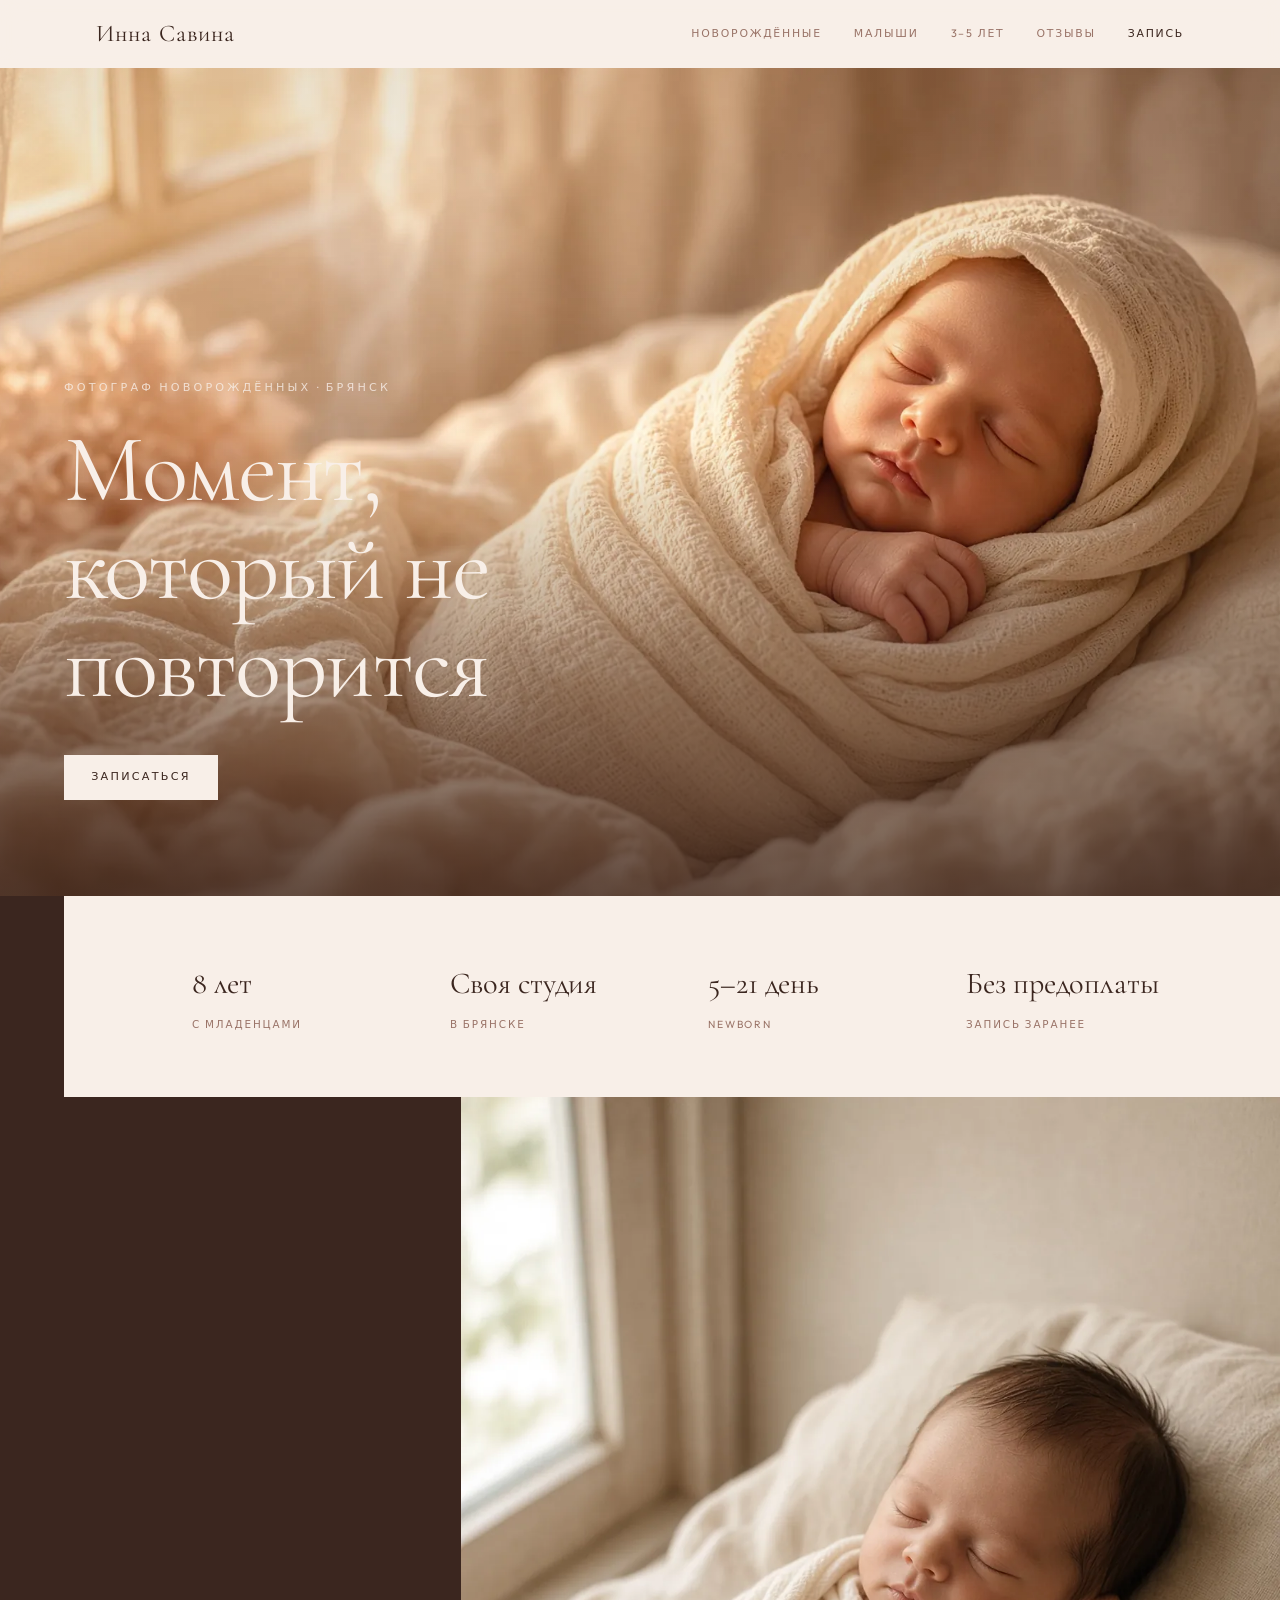
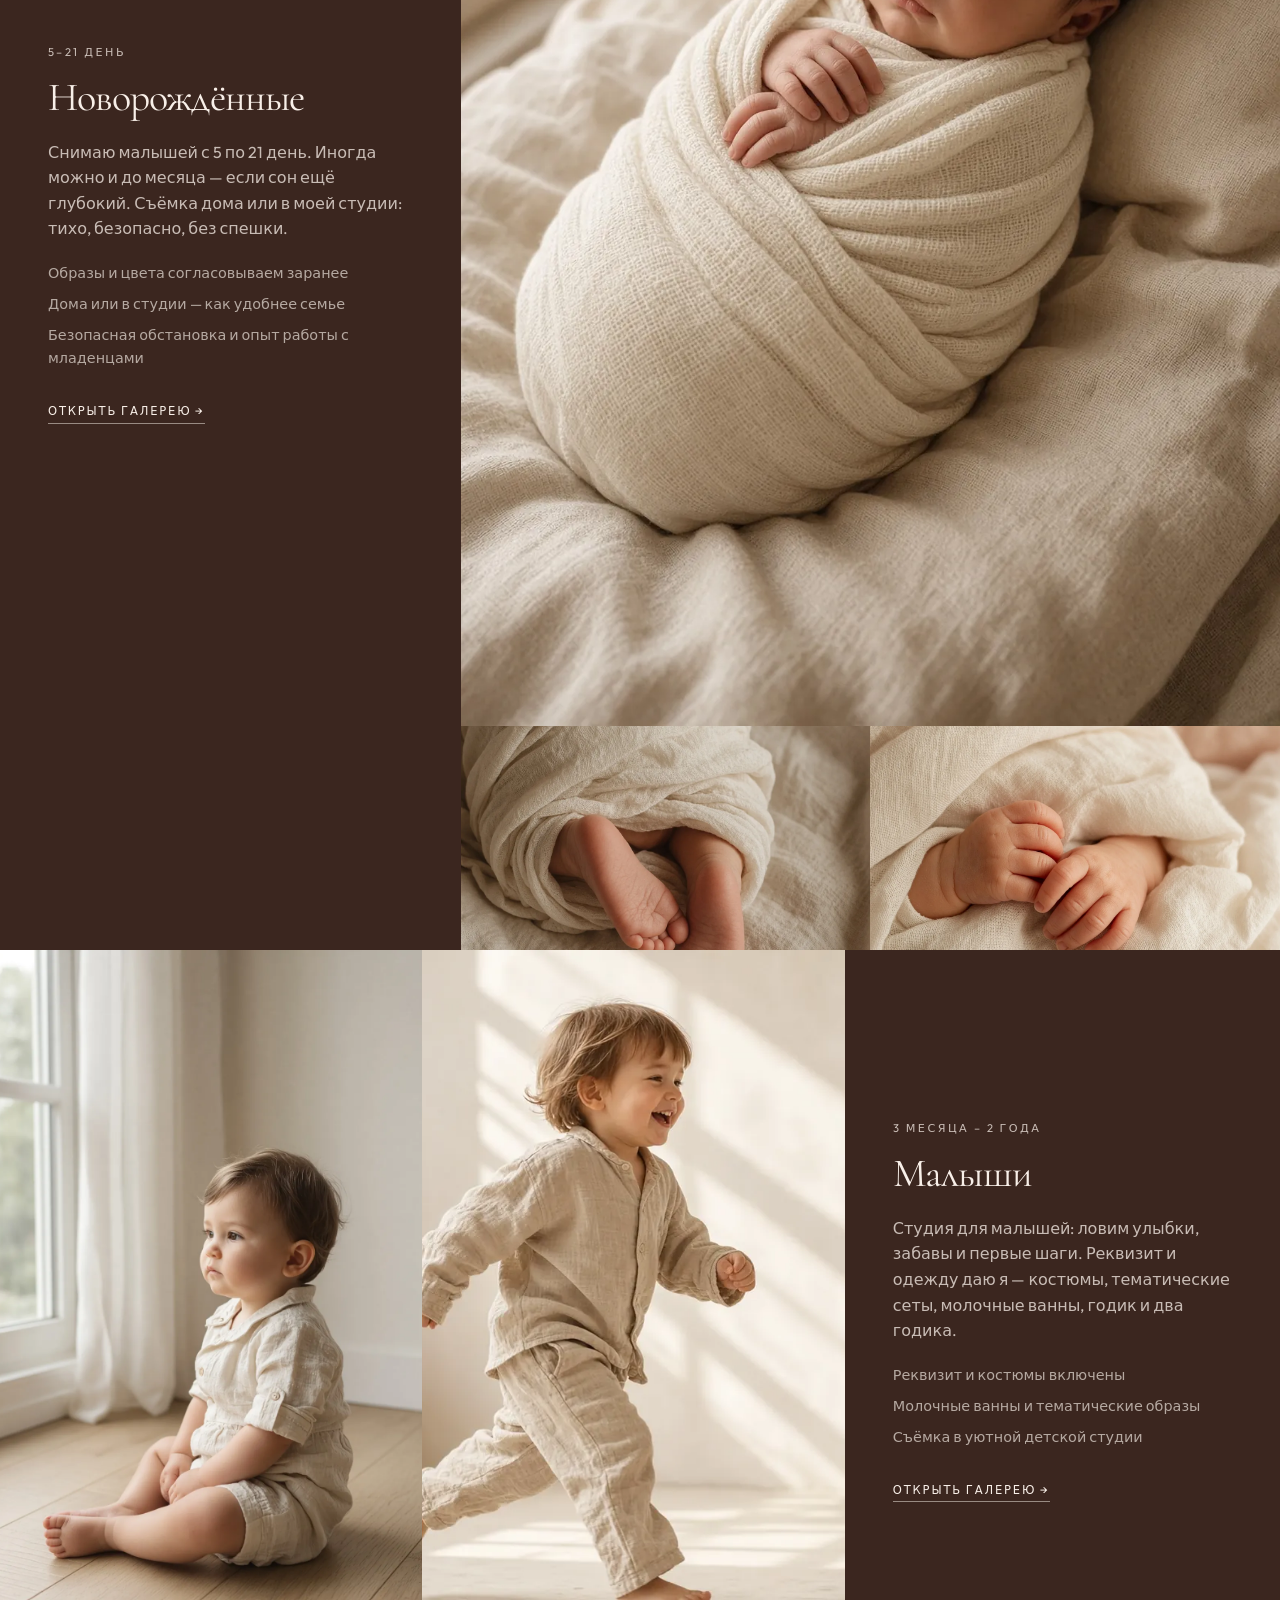
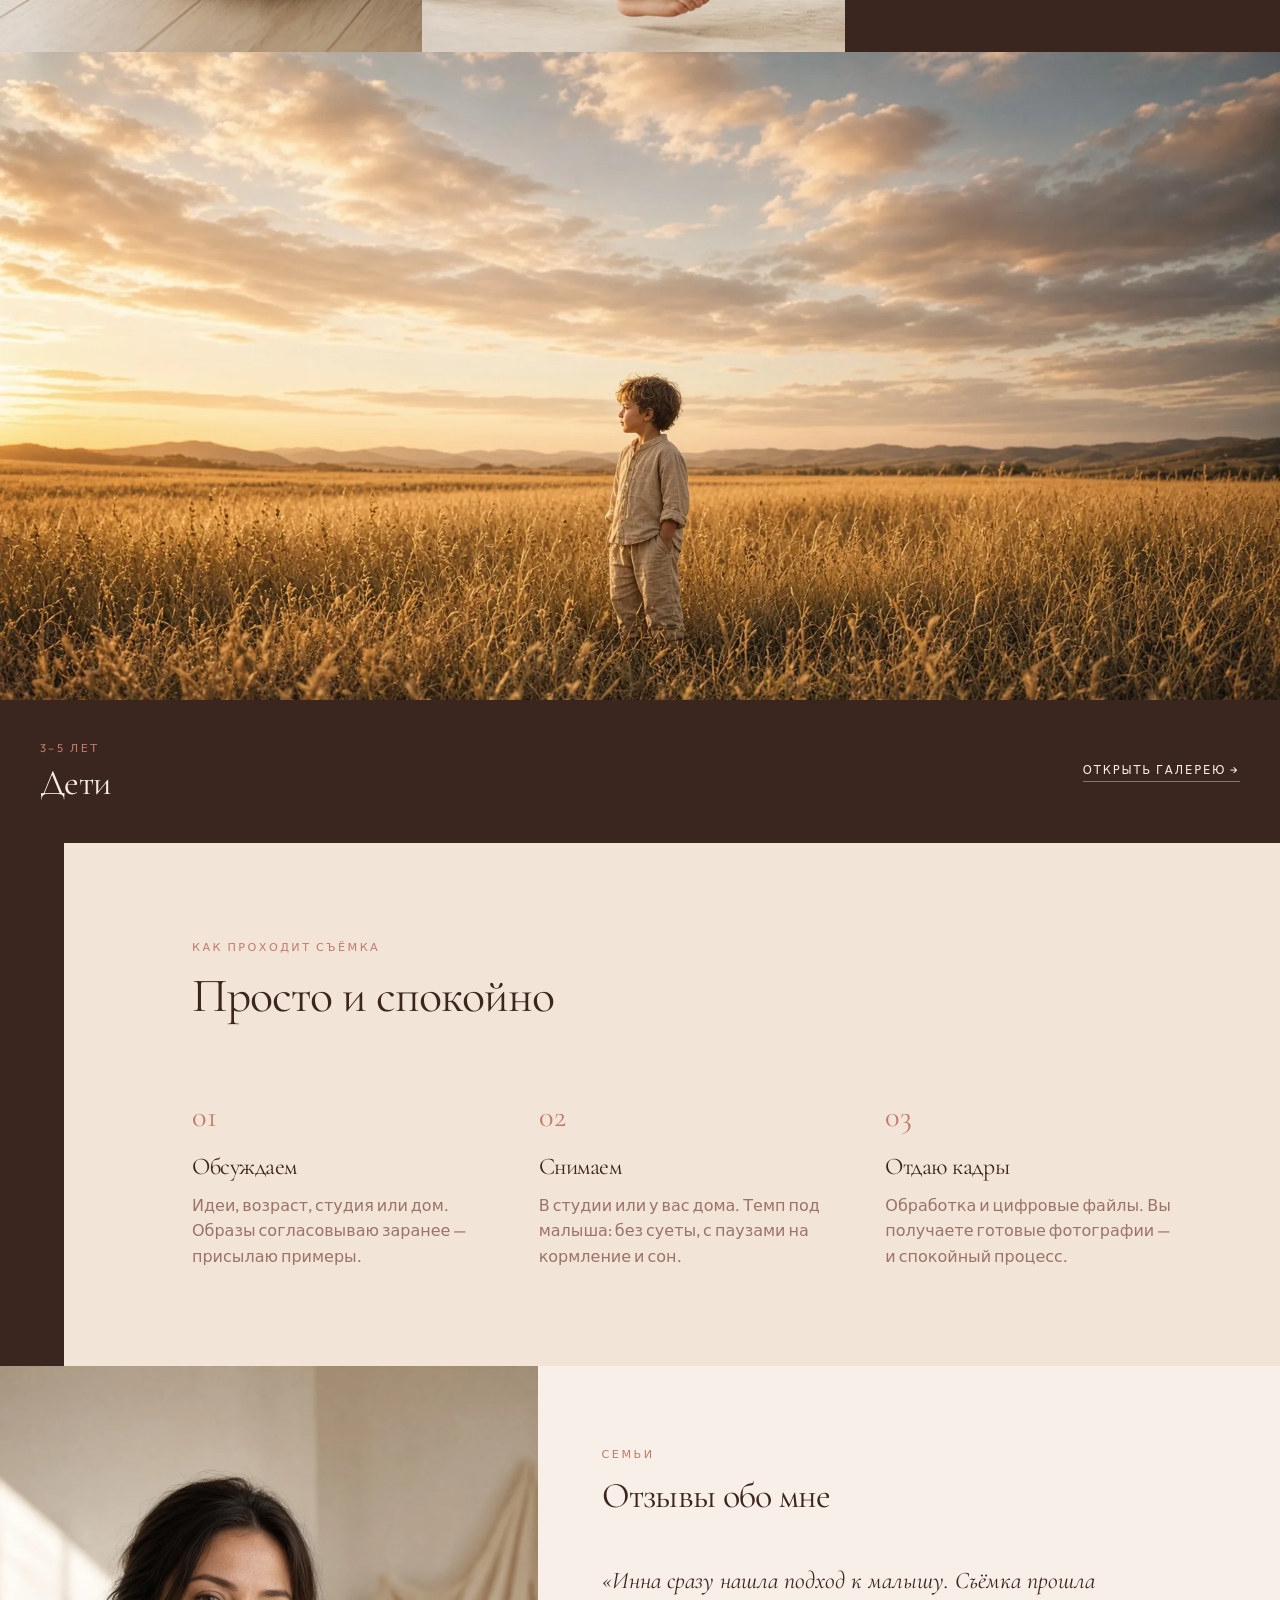
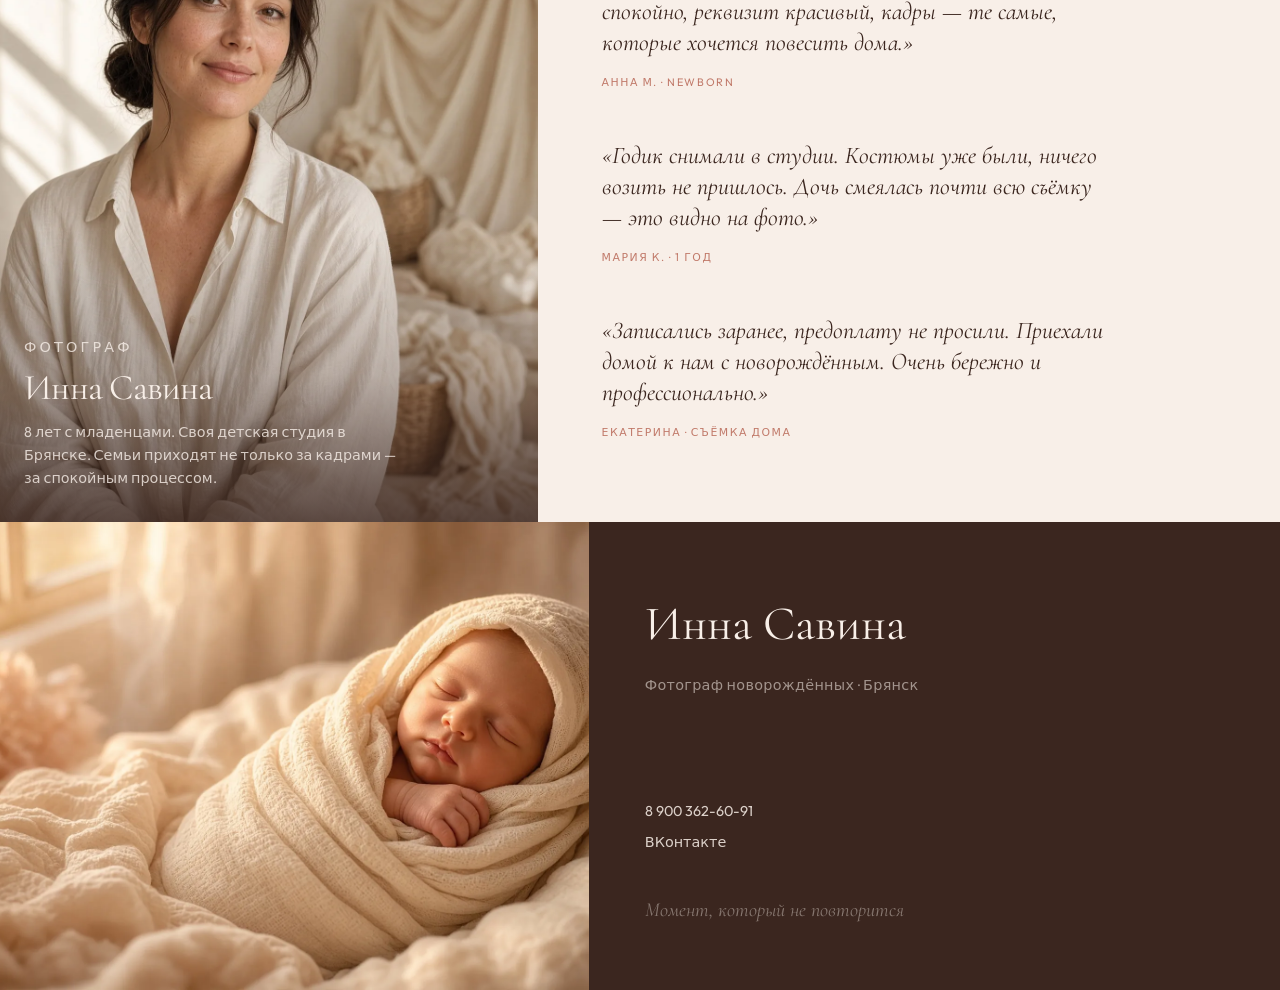
<file: index.html>
<!DOCTYPE html>
<html lang="ru">
<head>
  <meta charset="utf-8" />
  <meta name="viewport" content="width=device-width, initial-scale=1" />
  <title>Инна Савина — фотограф новорождённых, Брянск</title>
  <meta name="description" content="Новорождённые и дети до 5 лет. Своя детская студия в Брянске." />
  <meta property="og:title" content="Инна Савина — фотограф новорождённых, Брянск" />
  <meta property="og:image" content="og.jpg" />
  <link rel="icon" type="image/svg+xml" href="favicon.svg" />
  <link rel="preconnect" href="https://fonts.googleapis.com" />
  <link rel="preconnect" href="https://fonts.gstatic.com" crossorigin />
  <link href="https://fonts.googleapis.com/css2?family=Cormorant+Garamond:ital,wght@0,400;0,500;1,400&family=Outfit:wght@400;500&display=swap" rel="stylesheet" />
  <link rel="stylesheet" href="css/site.css" />
</head>
<body>

<header>
  <div class="nav">
    <a class="logo" href="">Инна Савина</a>
    <nav class="nav-links">
      <a href="gallery/newborn/">Новорождённые</a>
      <a href="gallery/toddlers/">Малыши</a>
      <a href="gallery/children/">3–5 лет</a>
      <a href="#otzyvy">Отзывы</a>
      <a href="booking/" class="solid">Запись</a>
    </nav>
    <button class="menu-btn" type="button" data-menu aria-label="Открыть меню">☰</button>
  </div>
  <div class="mobile-nav" data-mobile>
    <a href="gallery/newborn/">Новорождённые</a>
    <a href="gallery/toddlers/">Малыши</a>
    <a href="gallery/children/">3–5 лет</a>
    <a href="#otzyvy">Отзывы</a>
    <a href="booking/">Запись</a>
  </div>
</header>

<main>
<section class="hero">
  <img src="photos/hero.webp" alt="Новорождённый в студии" />
  <video class="hero-video" autoplay muted loop playsinline poster="photos/hero.webp" aria-hidden="true">
    <source src="videos/hero.mp4" type="video/mp4" />
  </video>
  <div class="hero-scrim"></div>
  <div class="hero-copy">
    <p class="kicker">Фотограф новорождённых · Брянск</p>
    <h1>Момент,<br>который не повторится</h1>
    <a class="btn btn-light" href="booking/">Записаться</a>
  </div>
</section>
<section class="stats">
  <div class="stripe-left"></div>
  <div class="stats-grid">
    <div><p class="n">8 лет</p><p class="l">с младенцами</p></div>
    <div><p class="n">Своя студия</p><p class="l">в Брянске</p></div>
    <div><p class="n">5–21 день</p><p class="l">newborn</p></div>
    <div><p class="n">Без предоплаты</p><p class="l">запись заранее</p></div>
  </div>
</section>
<section class="spread">
  <div class="spread-copy">
      <p class="kicker">5–21 день</p>
      <h2>Новорождённые</h2>
      <p>Снимаю малышей с 5 по 21 день. Иногда можно и до месяца — если сон ещё глубокий. Съёмка дома или в моей студии: тихо, безопасно, без спешки.</p>
      <ul><li>Образы и цвета согласовываем заранее</li><li>Дома или в студии — как удобнее семье</li><li>Безопасная обстановка и опыт работы с младенцами</li></ul>
      <a class="link-line" href="gallery/newborn/">Открыть галерею →</a>
    </div>
  <div style="flex:1;display:flex;flex-direction:column;min-height:58vh">
    <button class="spread-photo" type="button" data-open="[{&quot;src&quot;: &quot;photos/nb-01.webp&quot;, &quot;alt&quot;: &quot;Спящий новорождённый у окна&quot;, &quot;caption&quot;: &quot;Первые дни&quot;}, {&quot;src&quot;: &quot;photos/nb-02.webp&quot;, &quot;alt&quot;: &quot;Стопы новорождённого&quot;, &quot;caption&quot;: &quot;Пяточки&quot;}, {&quot;src&quot;: &quot;photos/nb-hands.webp&quot;, &quot;alt&quot;: &quot;Ручки новорождённого&quot;, &quot;caption&quot;: &quot;Ручки&quot;}, {&quot;src&quot;: &quot;photos/nb-03.webp&quot;, &quot;alt&quot;: &quot;Малыш на руках&quot;, &quot;caption&quot;: &quot;На руках у мамы&quot;}, {&quot;src&quot;: &quot;photos/nb-08.webp&quot;, &quot;alt&quot;: &quot;Новорождённый в пелёнке&quot;, &quot;caption&quot;: &quot;Студия&quot;}, {&quot;src&quot;: &quot;photos/nb-09.webp&quot;, &quot;alt&quot;: &quot;Портрет малыша&quot;, &quot;caption&quot;: &quot;Портрет&quot;}, {&quot;src&quot;: &quot;photos/ch-03.webp&quot;, &quot;alt&quot;: &quot;Новорождённый крупным планом&quot;, &quot;caption&quot;: &quot;Крупный план&quot;}, {&quot;src&quot;: &quot;photos/td-05.webp&quot;, &quot;alt&quot;: &quot;Малыш в студии&quot;, &quot;caption&quot;: &quot;Спокойный свет&quot;}]" data-index="0" aria-label="Новорождённые: открыть просмотр">
      <img src="photos/nb-01.webp" alt="Новорождённые" />
    </button>
    <div class="details">
      <button type="button" data-open="[{&quot;src&quot;: &quot;photos/nb-01.webp&quot;, &quot;alt&quot;: &quot;Спящий новорождённый у окна&quot;, &quot;caption&quot;: &quot;Первые дни&quot;}, {&quot;src&quot;: &quot;photos/nb-02.webp&quot;, &quot;alt&quot;: &quot;Стопы новорождённого&quot;, &quot;caption&quot;: &quot;Пяточки&quot;}, {&quot;src&quot;: &quot;photos/nb-hands.webp&quot;, &quot;alt&quot;: &quot;Ручки новорождённого&quot;, &quot;caption&quot;: &quot;Ручки&quot;}, {&quot;src&quot;: &quot;photos/nb-03.webp&quot;, &quot;alt&quot;: &quot;Малыш на руках&quot;, &quot;caption&quot;: &quot;На руках у мамы&quot;}, {&quot;src&quot;: &quot;photos/nb-08.webp&quot;, &quot;alt&quot;: &quot;Новорождённый в пелёнке&quot;, &quot;caption&quot;: &quot;Студия&quot;}, {&quot;src&quot;: &quot;photos/nb-09.webp&quot;, &quot;alt&quot;: &quot;Портрет малыша&quot;, &quot;caption&quot;: &quot;Портрет&quot;}, {&quot;src&quot;: &quot;photos/ch-03.webp&quot;, &quot;alt&quot;: &quot;Новорождённый крупным планом&quot;, &quot;caption&quot;: &quot;Крупный план&quot;}, {&quot;src&quot;: &quot;photos/td-05.webp&quot;, &quot;alt&quot;: &quot;Малыш в студии&quot;, &quot;caption&quot;: &quot;Спокойный свет&quot;}]" data-index="1"><img src="photos/nb-02.webp" alt="Стопы новорождённого" /></button>
      <button type="button" data-open="[{&quot;src&quot;: &quot;photos/nb-01.webp&quot;, &quot;alt&quot;: &quot;Спящий новорождённый у окна&quot;, &quot;caption&quot;: &quot;Первые дни&quot;}, {&quot;src&quot;: &quot;photos/nb-02.webp&quot;, &quot;alt&quot;: &quot;Стопы новорождённого&quot;, &quot;caption&quot;: &quot;Пяточки&quot;}, {&quot;src&quot;: &quot;photos/nb-hands.webp&quot;, &quot;alt&quot;: &quot;Ручки новорождённого&quot;, &quot;caption&quot;: &quot;Ручки&quot;}, {&quot;src&quot;: &quot;photos/nb-03.webp&quot;, &quot;alt&quot;: &quot;Малыш на руках&quot;, &quot;caption&quot;: &quot;На руках у мамы&quot;}, {&quot;src&quot;: &quot;photos/nb-08.webp&quot;, &quot;alt&quot;: &quot;Новорождённый в пелёнке&quot;, &quot;caption&quot;: &quot;Студия&quot;}, {&quot;src&quot;: &quot;photos/nb-09.webp&quot;, &quot;alt&quot;: &quot;Портрет малыша&quot;, &quot;caption&quot;: &quot;Портрет&quot;}, {&quot;src&quot;: &quot;photos/ch-03.webp&quot;, &quot;alt&quot;: &quot;Новорождённый крупным планом&quot;, &quot;caption&quot;: &quot;Крупный план&quot;}, {&quot;src&quot;: &quot;photos/td-05.webp&quot;, &quot;alt&quot;: &quot;Малыш в студии&quot;, &quot;caption&quot;: &quot;Спокойный свет&quot;}]" data-index="2"><img src="photos/nb-hands.webp" alt="Ручки новорождённого" /></button>
    </div>
  </div>
</section>
<section class="spread reverse pair">
  <div class="spread-copy">
      <p class="kicker">3 месяца – 2 года</p>
      <h2>Малыши</h2>
      <p>Студия для малышей: ловим улыбки, забавы и первые шаги. Реквизит и одежду даю я — костюмы, тематические сеты, молочные ванны, годик и два годика.</p>
      <ul><li>Реквизит и костюмы включены</li><li>Молочные ванны и тематические образы</li><li>Съёмка в уютной детской студии</li></ul>
      <a class="link-line" href="gallery/toddlers/">Открыть галерею →</a>
    </div>
  <div class="pair-photos">
    <button type="button" data-open="[{&quot;src&quot;: &quot;photos/td-01.webp&quot;, &quot;alt&quot;: &quot;Малыш у окна&quot;, &quot;caption&quot;: &quot;Свет из окна&quot;}, {&quot;src&quot;: &quot;photos/td-02.webp&quot;, &quot;alt&quot;: &quot;Ребёнок бежит по студии&quot;, &quot;caption&quot;: &quot;Движение&quot;}, {&quot;src&quot;: &quot;photos/td-03.webp&quot;, &quot;alt&quot;: &quot;Портрет малыша&quot;, &quot;caption&quot;: &quot;Характер&quot;}, {&quot;src&quot;: &quot;photos/td-07.webp&quot;, &quot;alt&quot;: &quot;Малыш в студии&quot;, &quot;caption&quot;: &quot;Игра&quot;}, {&quot;src&quot;: &quot;photos/ch-05.webp&quot;, &quot;alt&quot;: &quot;Малыш с шариком&quot;, &quot;caption&quot;: &quot;Радость&quot;}, {&quot;src&quot;: &quot;photos/ch-02.webp&quot;, &quot;alt&quot;: &quot;Девочка в студии&quot;, &quot;caption&quot;: &quot;Портрет&quot;}]" data-index="0"><img src="photos/td-01.webp" alt="Малыш у окна" /></button>
    <button type="button" data-open="[{&quot;src&quot;: &quot;photos/td-01.webp&quot;, &quot;alt&quot;: &quot;Малыш у окна&quot;, &quot;caption&quot;: &quot;Свет из окна&quot;}, {&quot;src&quot;: &quot;photos/td-02.webp&quot;, &quot;alt&quot;: &quot;Ребёнок бежит по студии&quot;, &quot;caption&quot;: &quot;Движение&quot;}, {&quot;src&quot;: &quot;photos/td-03.webp&quot;, &quot;alt&quot;: &quot;Портрет малыша&quot;, &quot;caption&quot;: &quot;Характер&quot;}, {&quot;src&quot;: &quot;photos/td-07.webp&quot;, &quot;alt&quot;: &quot;Малыш в студии&quot;, &quot;caption&quot;: &quot;Игра&quot;}, {&quot;src&quot;: &quot;photos/ch-05.webp&quot;, &quot;alt&quot;: &quot;Малыш с шариком&quot;, &quot;caption&quot;: &quot;Радость&quot;}, {&quot;src&quot;: &quot;photos/ch-02.webp&quot;, &quot;alt&quot;: &quot;Девочка в студии&quot;, &quot;caption&quot;: &quot;Портрет&quot;}]" data-index="1"><img src="photos/td-02.webp" alt="Ребёнок бежит по студии" /></button>
  </div>
</section>
<section class="plinth">
  <button class="plinth-photo" type="button" data-open="[{&quot;src&quot;: &quot;photos/ch-wide.webp&quot;, &quot;alt&quot;: &quot;Ребёнок в поле&quot;, &quot;caption&quot;: &quot;Воздух и ширина кадра&quot;}, {&quot;src&quot;: &quot;photos/ch-01.webp&quot;, &quot;alt&quot;: &quot;Ребёнок на прогулке&quot;, &quot;caption&quot;: &quot;Характер&quot;}, {&quot;src&quot;: &quot;photos/ch-04.webp&quot;, &quot;alt&quot;: &quot;Портрет ребёнка&quot;, &quot;caption&quot;: &quot;Взгляд&quot;}, {&quot;src&quot;: &quot;photos/ch-06.webp&quot;, &quot;alt&quot;: &quot;Ребёнок в траве&quot;, &quot;caption&quot;: &quot;Лето&quot;}, {&quot;src&quot;: &quot;photos/ch-07.webp&quot;, &quot;alt&quot;: &quot;Портрет в студии&quot;, &quot;caption&quot;: &quot;Студия&quot;}, {&quot;src&quot;: &quot;photos/td-04.webp&quot;, &quot;alt&quot;: &quot;Портрет у окна&quot;, &quot;caption&quot;: &quot;Окно&quot;}, {&quot;src&quot;: &quot;photos/td-06.webp&quot;, &quot;alt&quot;: &quot;Вместе с родителями&quot;, &quot;caption&quot;: &quot;Семья&quot;}]" data-index="0" aria-label="Дети: открыть просмотр">
    <img src="photos/ch-wide.webp" alt="Дети" />
  </button>
  <div class="plinth-bar">
    <div>
      <p class="kicker">3–5 лет</p>
      <h2>Дети</h2>
    </div>
    <a class="link-line" href="gallery/children/">Открыть галерею →</a>
  </div>
</section>
<section class="process">
  <div class="stripe-left"></div>
  <div class="process-inner">
    <p class="kicker">Как проходит съёмка</p>
    <h2>Просто и спокойно</h2>
    <div class="process-grid">
      <div><p class="n">01</p><h3>Обсуждаем</h3><p>Идеи, возраст, студия или дом. Образы согласовываю заранее — присылаю примеры.</p></div>
      <div><p class="n">02</p><h3>Снимаем</h3><p>В студии или у вас дома. Темп под малыша: без суеты, с паузами на кормление и сон.</p></div>
      <div><p class="n">03</p><h3>Отдаю кадры</h3><p>Обработка и цифровые файлы. Вы получаете готовые фотографии — и спокойный процесс.</p></div>
    </div>
  </div>
</section>
<section class="reviews" id="otzyvy">
  <div class="reviews-split">
    <div class="reviews-photo">
      <img src="photos/inna.webp" alt="Инна Савина" />
      <div class="reviews-cap">
        <p class="kicker">Фотограф</p>
        <h3>Инна Савина</h3>
        <p>8 лет с младенцами. Своя детская студия в Брянске. Семьи приходят не только за кадрами — за спокойным процессом.</p>
      </div>
    </div>
    <div class="reviews-copy">
      <p class="kicker">Семьи</p>
      <h2>Отзывы обо мне</h2>
      <figure>
        <blockquote>«Инна сразу нашла подход к малышу. Съёмка прошла спокойно, реквизит красивый, кадры — те самые, которые хочется повесить дома.»</blockquote>
        <figcaption>Анна М. · newborn</figcaption>
      </figure>
      <figure>
        <blockquote>«Годик снимали в студии. Костюмы уже были, ничего возить не пришлось. Дочь смеялась почти всю съёмку — это видно на фото.»</blockquote>
        <figcaption>Мария К. · 1 год</figcaption>
      </figure>
      <figure>
        <blockquote>«Записались заранее, предоплату не просили. Приехали домой к нам с новорождённым. Очень бережно и профессионально.»</blockquote>
        <figcaption>Екатерина · съёмка дома</figcaption>
      </figure>
    </div>
  </div>
</section>
</main>

<footer>
  <div class="foot">
    <div class="foot-photo"><img src="photos/hero.webp" alt="Новорождённый — кадр студии" /></div>
    <div class="foot-copy">
      <div>
        <p class="name">Инна Савина</p>
        <p class="sub">Фотограф новорождённых · Брянск</p>
      </div>
      <div class="contacts">
        <a href="tel:+79003626091">8 900 362-60-91</a>
        <a href="https://vk.ru/innasavina.photo" target="_blank" rel="noreferrer">ВКонтакте</a>
        <p class="motto">Момент, который не повторится</p>
      </div>
    </div>
  </div>
</footer>
<div class="lightbox" role="dialog" aria-modal="true" aria-label="Просмотр фотографии">
  <div class="lb-top">
    <p class="logo" data-lb-count></p>
    <button type="button" data-close aria-label="Закрыть">✕</button>
  </div>
  <div class="lb-stage">
    <button class="lb-nav prev" type="button" data-prev aria-label="Предыдущий кадр">‹</button>
    <img data-lb-img alt="" />
    <button class="lb-nav next" type="button" data-next aria-label="Следующий кадр">›</button>
  </div>
  <div class="lb-bot">
    <p data-lb-cap></p>
    <div class="lb-mob">
      <button type="button" data-prev-m aria-label="Предыдущий кадр">‹</button>
      <button type="button" data-next-m aria-label="Следующий кадр">›</button>
    </div>
  </div>
</div>
<script src="js/site.js"></script>
</body></html>
</file>
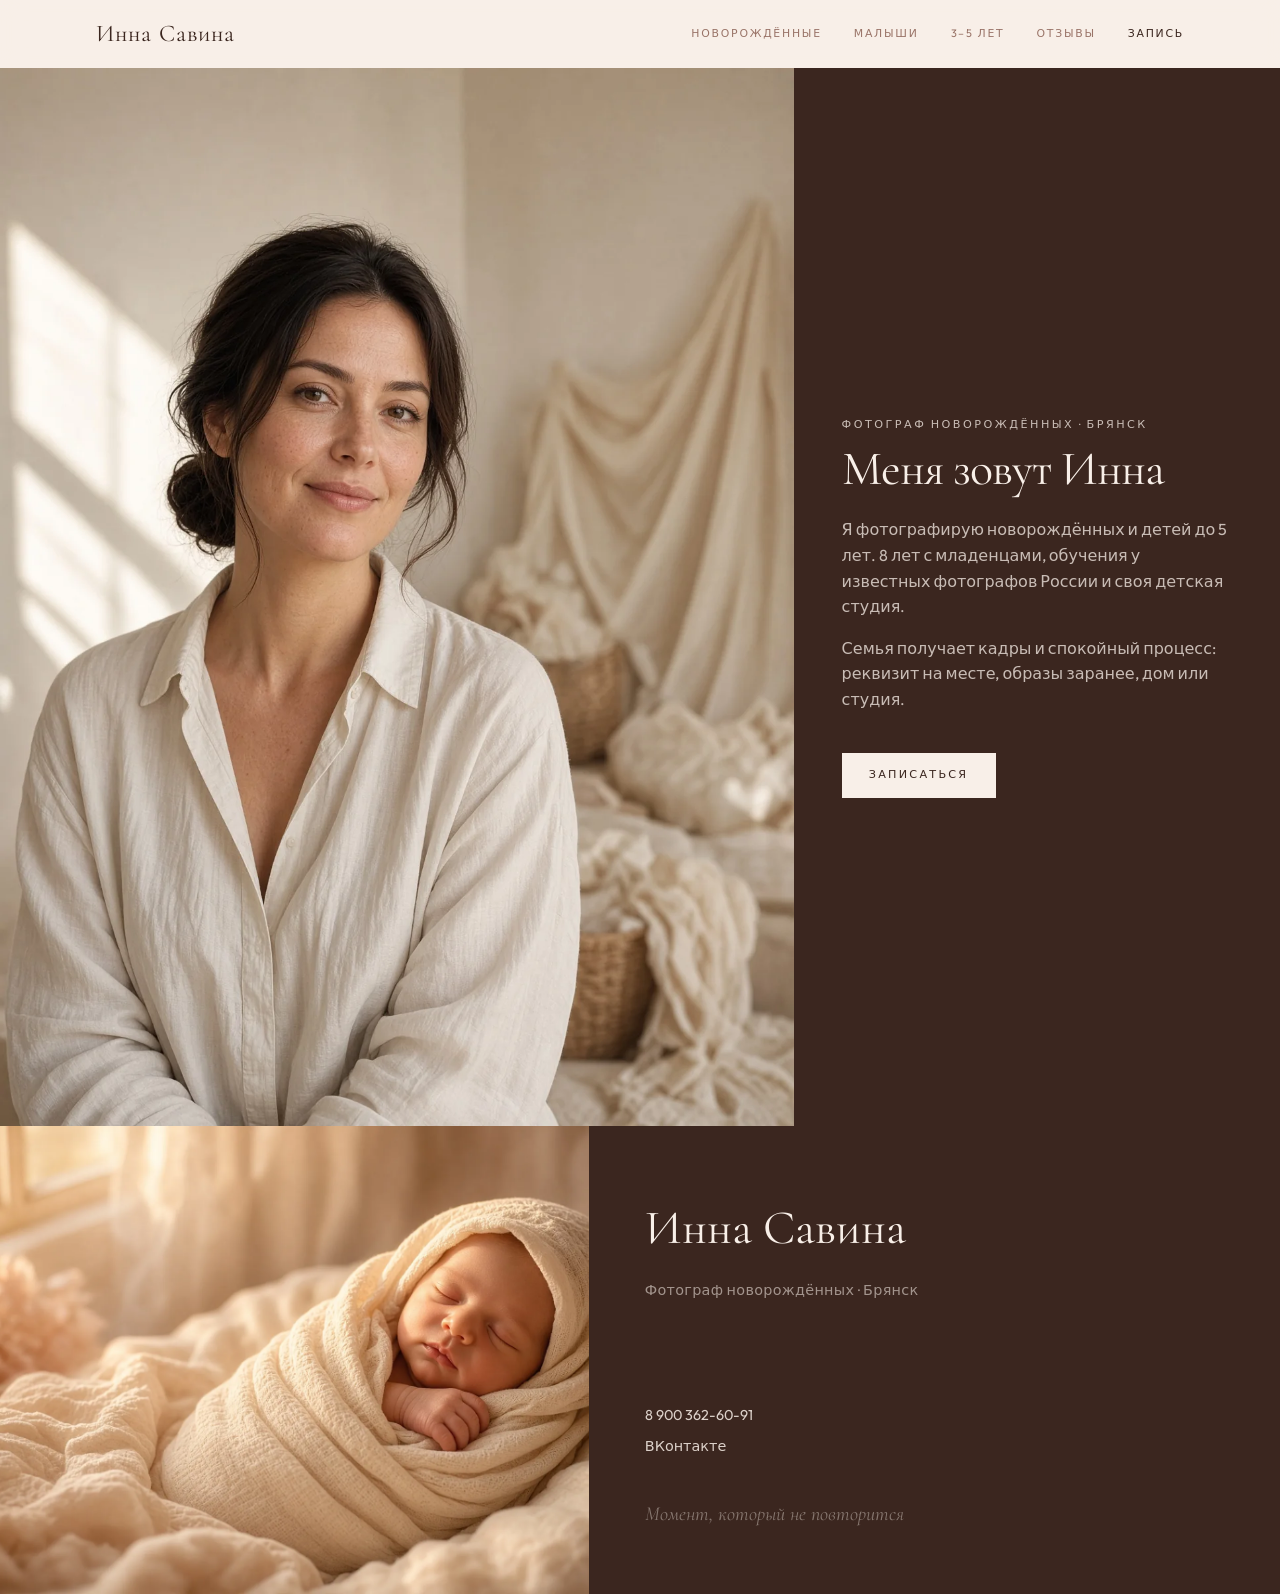
<file: about/index.html>
<!DOCTYPE html>
<html lang="ru">
<head>
  <meta charset="utf-8" />
  <meta name="viewport" content="width=device-width, initial-scale=1" />
  <title>Инна — Инна Савина</title>
  <meta name="description" content="Фотограф новорождённых в Брянске." />
  <meta property="og:title" content="Инна — Инна Савина" />
  <meta property="og:image" content="../og.jpg" />
  <link rel="icon" type="image/svg+xml" href="../favicon.svg" />
  <link rel="preconnect" href="https://fonts.googleapis.com" />
  <link rel="preconnect" href="https://fonts.gstatic.com" crossorigin />
  <link href="https://fonts.googleapis.com/css2?family=Cormorant+Garamond:ital,wght@0,400;0,500;1,400&family=Outfit:wght@400;500&display=swap" rel="stylesheet" />
  <link rel="stylesheet" href="../css/site.css" />
</head>
<body>
<header>
  <div class="nav">
    <a class="logo" href="../">Инна Савина</a>
    <nav class="nav-links">
      <a href="../gallery/newborn/">Новорождённые</a>
      <a href="../gallery/toddlers/">Малыши</a>
      <a href="../gallery/children/">3–5 лет</a>
      <a href="../#otzyvy">Отзывы</a>
      <a href="../booking/" class="solid">Запись</a>
    </nav>
    <button class="menu-btn" type="button" data-menu aria-label="Открыть меню">☰</button>
  </div>
  <div class="mobile-nav" data-mobile>
    <a href="../gallery/newborn/">Новорождённые</a>
    <a href="../gallery/toddlers/">Малыши</a>
    <a href="../gallery/children/">3–5 лет</a>
    <a href="../#otzyvy">Отзывы</a>
    <a href="../booking/">Запись</a>
  </div>
</header>
<main>
<article class="page-hero about-page">
  <div class="page-hero-photo"><img src="../photos/inna.webp" alt="Инна Савина" /></div>
  <div class="page-hero-copy">
    <p class="kicker">Фотограф новорождённых · Брянск</p>
    <h1>Меня зовут Инна</h1>
    <p>Я фотографирую новорождённых и детей до 5 лет. 8 лет с младенцами, обучения у известных фотографов России и своя детская студия.</p>
    <p style="margin-top:1rem">Семья получает кадры и спокойный процесс: реквизит на месте, образы заранее, дом или студия.</p>
    <a class="btn btn-light" href="../booking/" style="margin-top:2.5rem;width:fit-content">Записаться</a>
  </div>
</article>
</main>
<footer>
  <div class="foot">
    <div class="foot-photo"><img src="../photos/hero.webp" alt="Новорождённый — кадр студии" /></div>
    <div class="foot-copy">
      <div>
        <p class="name">Инна Савина</p>
        <p class="sub">Фотограф новорождённых · Брянск</p>
      </div>
      <div class="contacts">
        <a href="tel:+79003626091">8 900 362-60-91</a>
        <a href="https://vk.ru/innasavina.photo" target="_blank" rel="noreferrer">ВКонтакте</a>
        <p class="motto">Момент, который не повторится</p>
      </div>
    </div>
  </div>
</footer>
<div class="lightbox" role="dialog" aria-modal="true" aria-label="Просмотр фотографии">
  <div class="lb-top">
    <p class="logo" data-lb-count></p>
    <button type="button" data-close aria-label="Закрыть">✕</button>
  </div>
  <div class="lb-stage">
    <button class="lb-nav prev" type="button" data-prev aria-label="Предыдущий кадр">‹</button>
    <img data-lb-img alt="" />
    <button class="lb-nav next" type="button" data-next aria-label="Следующий кадр">›</button>
  </div>
  <div class="lb-bot">
    <p data-lb-cap></p>
    <div class="lb-mob">
      <button type="button" data-prev-m aria-label="Предыдущий кадр">‹</button>
      <button type="button" data-next-m aria-label="Следующий кадр">›</button>
    </div>
  </div>
</div>
<script src="../js/site.js"></script>
</body></html>
</file>
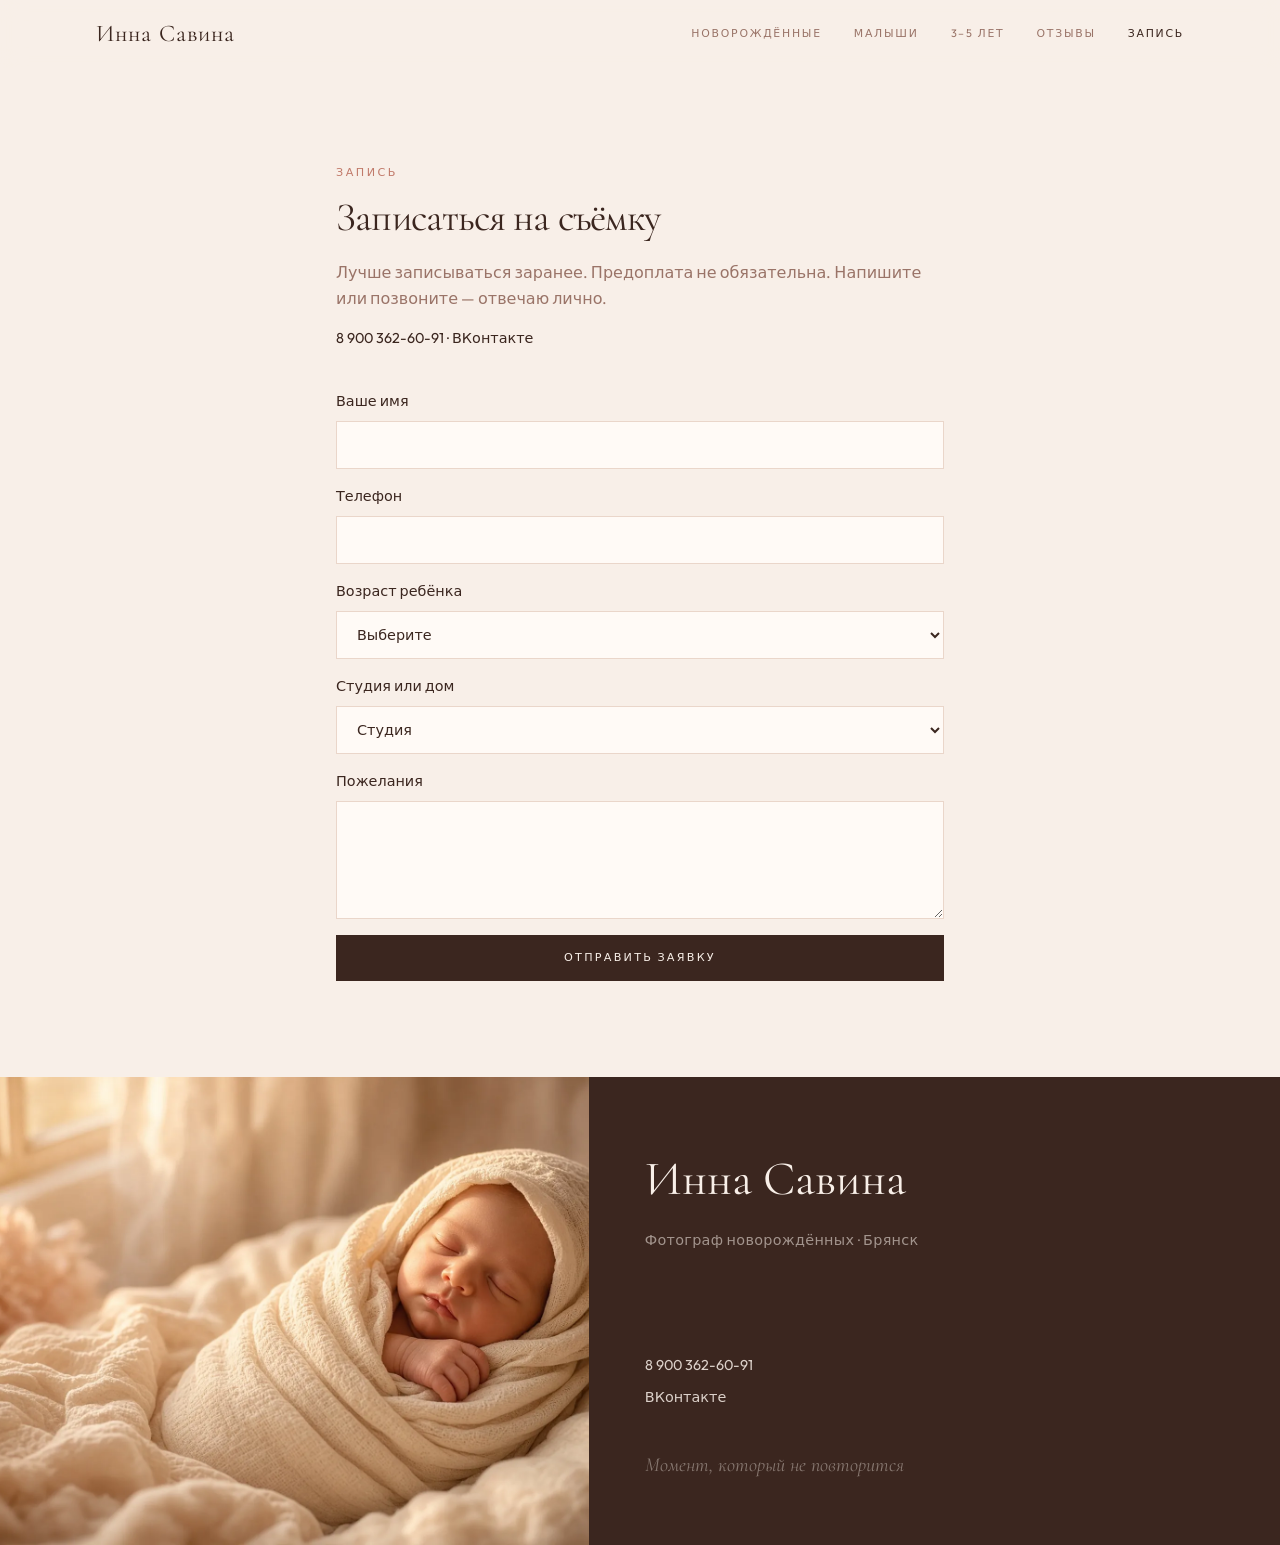
<file: booking/index.html>
<!DOCTYPE html>
<html lang="ru">
<head>
  <meta charset="utf-8" />
  <meta name="viewport" content="width=device-width, initial-scale=1" />
  <title>Запись — Инна Савина</title>
  <meta name="description" content="Запись на съёмку новорождённых и детей в Брянске." />
  <meta property="og:title" content="Запись — Инна Савина" />
  <meta property="og:image" content="../og.jpg" />
  <link rel="icon" type="image/svg+xml" href="../favicon.svg" />
  <link rel="preconnect" href="https://fonts.googleapis.com" />
  <link rel="preconnect" href="https://fonts.gstatic.com" crossorigin />
  <link href="https://fonts.googleapis.com/css2?family=Cormorant+Garamond:ital,wght@0,400;0,500;1,400&family=Outfit:wght@400;500&display=swap" rel="stylesheet" />
  <link rel="stylesheet" href="../css/site.css" />
</head>
<body>

<header>
  <div class="nav">
    <a class="logo" href="../">Инна Савина</a>
    <nav class="nav-links">
      <a href="../gallery/newborn/">Новорождённые</a>
      <a href="../gallery/toddlers/">Малыши</a>
      <a href="../gallery/children/">3–5 лет</a>
      <a href="../#otzyvy">Отзывы</a>
      <a href="../booking/" class="solid active">Запись</a>
    </nav>
    <button class="menu-btn" type="button" data-menu aria-label="Открыть меню">☰</button>
  </div>
  <div class="mobile-nav" data-mobile>
    <a href="../gallery/newborn/">Новорождённые</a>
    <a href="../gallery/toddlers/">Малыши</a>
    <a href="../gallery/children/">3–5 лет</a>
    <a href="../#otzyvy">Отзывы</a>
    <a href="../booking/">Запись</a>
  </div>
</header>

<main>
<article class="booking">
  <p class="kicker">Запись</p>
  <h1>Записаться на съёмку</h1>
  <p class="lead">Лучше записываться заранее. Предоплата не обязательна. Напишите или позвоните — отвечаю лично.</p>
  <p class="phones"><a href="tel:+79003626091">8 900 362-60-91</a> · <a href="https://vk.ru/innasavina.photo" target="_blank" rel="noreferrer">ВКонтакте</a></p>
  <form data-booking>
    <label>Ваше имя<input required name="name" /></label>
    <label>Телефон<input required name="phone" type="tel" /></label>
    <label>Возраст ребёнка
      <select required name="age">
        <option value="" disabled selected>Выберите</option>
        <option value="newborn">Новорождённый (5–21 день)</option>
        <option value="toddlers">3 месяца – 2 года</option>
        <option value="children">3–5 лет</option>
      </select>
    </label>
    <label>Студия или дом
      <select name="place">
        <option value="studio">Студия</option>
        <option value="home">Дома</option>
        <option value="unsure">Пока не знаю</option>
      </select>
    </label>
    <label>Пожелания<textarea name="message" rows="4"></textarea></label>
    <button class="btn btn-dark" type="submit">Отправить заявку</button>
  </form>
  <div class="thanks">
    <h2>Заявка отправлена</h2>
    <p>Спасибо. Я свяжусь с вами, чтобы подтвердить дату и возраст малыша.</p>
  </div>
</article>
</main>

<footer>
  <div class="foot">
    <div class="foot-photo"><img src="../photos/hero.webp" alt="Новорождённый — кадр студии" /></div>
    <div class="foot-copy">
      <div>
        <p class="name">Инна Савина</p>
        <p class="sub">Фотограф новорождённых · Брянск</p>
      </div>
      <div class="contacts">
        <a href="tel:+79003626091">8 900 362-60-91</a>
        <a href="https://vk.ru/innasavina.photo" target="_blank" rel="noreferrer">ВКонтакте</a>
        <p class="motto">Момент, который не повторится</p>
      </div>
    </div>
  </div>
</footer>
<div class="lightbox" role="dialog" aria-modal="true" aria-label="Просмотр фотографии">
  <div class="lb-top">
    <p class="logo" data-lb-count></p>
    <button type="button" data-close aria-label="Закрыть">✕</button>
  </div>
  <div class="lb-stage">
    <button class="lb-nav prev" type="button" data-prev aria-label="Предыдущий кадр">‹</button>
    <img data-lb-img alt="" />
    <button class="lb-nav next" type="button" data-next aria-label="Следующий кадр">›</button>
  </div>
  <div class="lb-bot">
    <p data-lb-cap></p>
    <div class="lb-mob">
      <button type="button" data-prev-m aria-label="Предыдущий кадр">‹</button>
      <button type="button" data-next-m aria-label="Следующий кадр">›</button>
    </div>
  </div>
</div>
<script src="../js/site.js"></script>
</body></html>
</file>
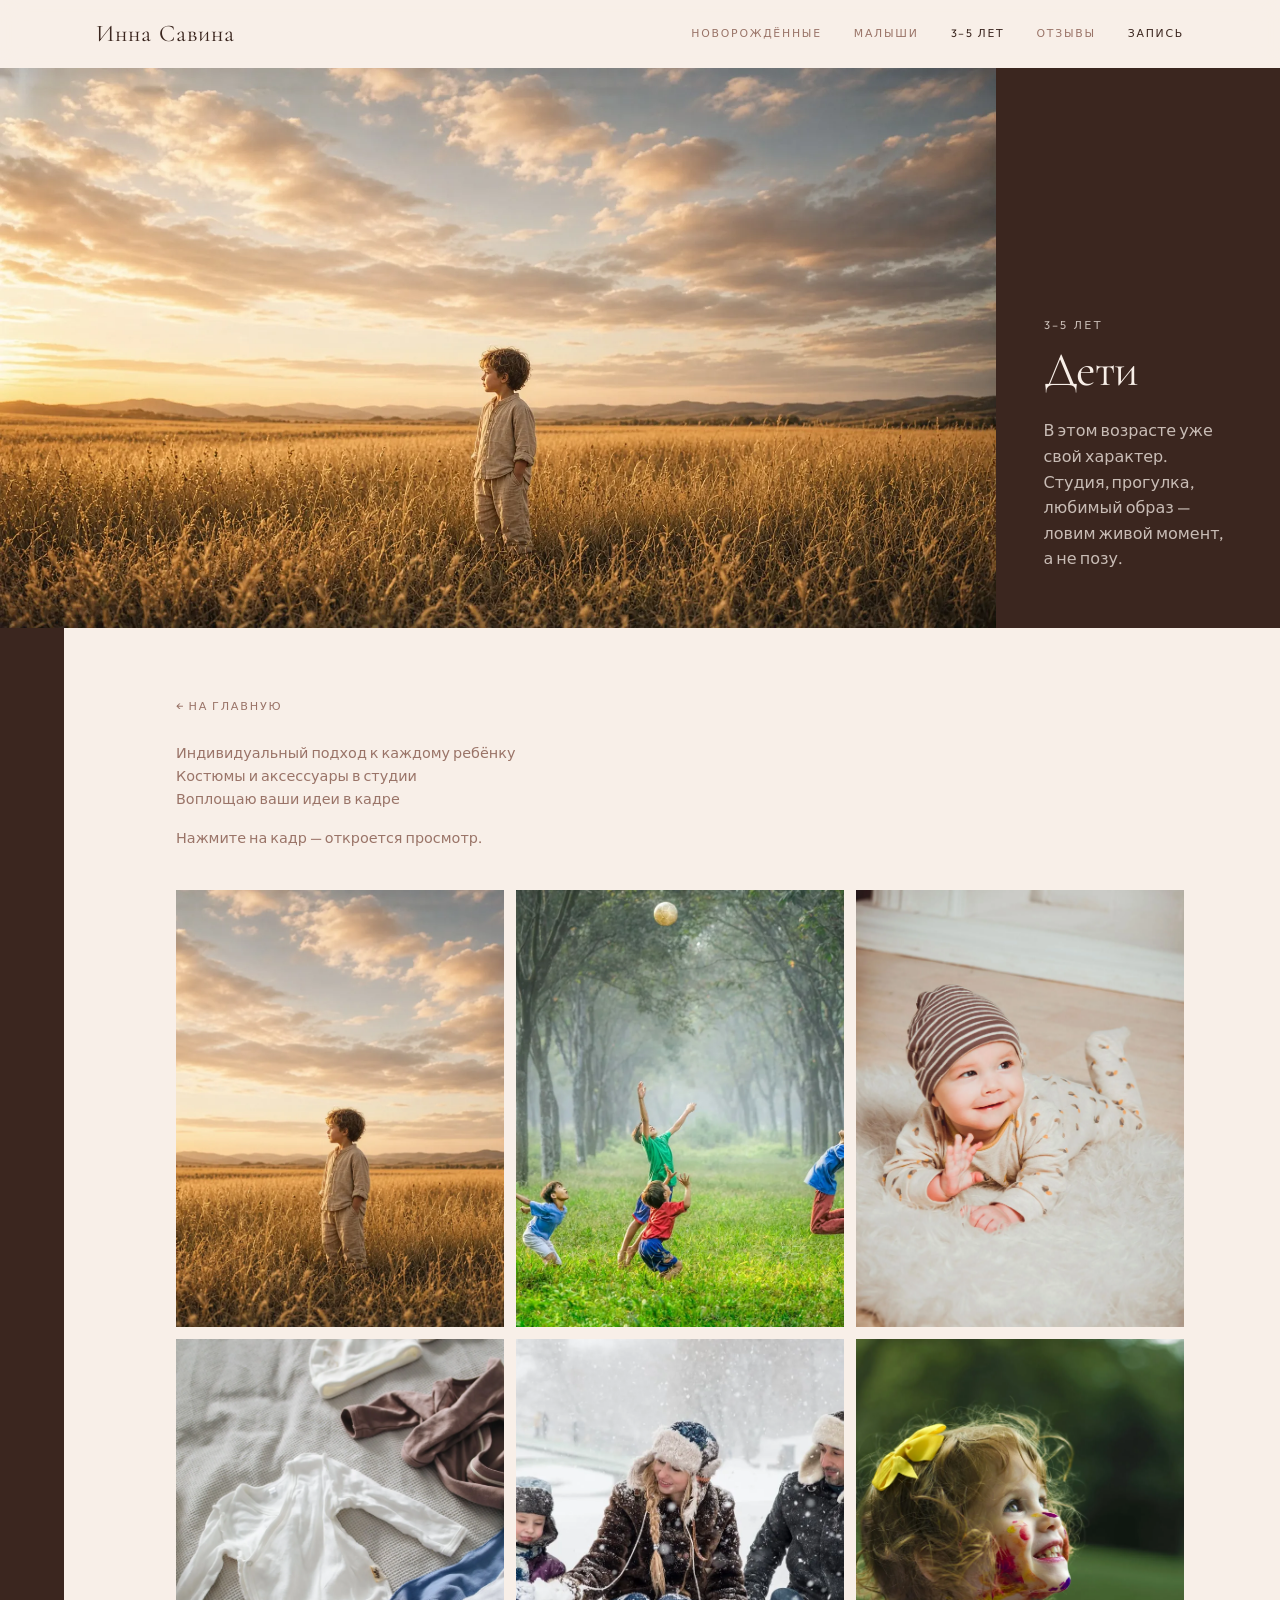
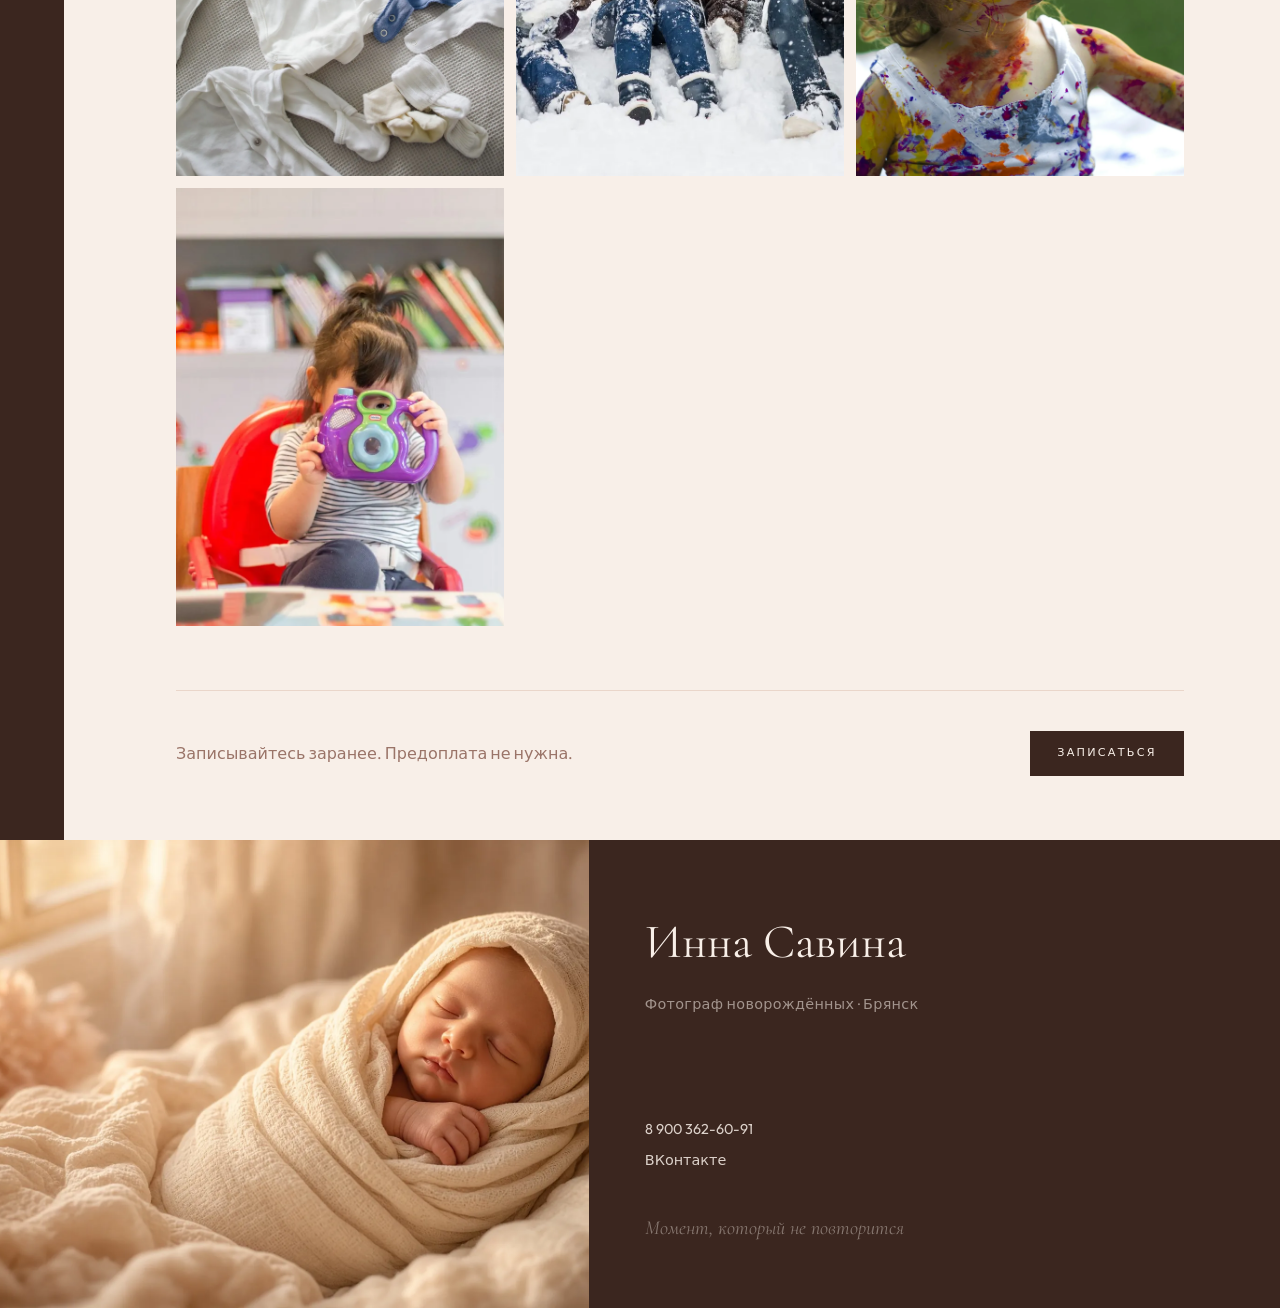
<file: gallery/children/index.html>
<!DOCTYPE html>
<html lang="ru">
<head>
  <meta charset="utf-8" />
  <meta name="viewport" content="width=device-width, initial-scale=1" />
  <title>Дети — Инна Савина</title>
  <meta name="description" content="В этом возрасте уже свой характер. Студия, прогулка, любимый образ — ловим живой момент, а не позу." />
  <meta property="og:title" content="Дети — Инна Савина" />
  <meta property="og:image" content="../../og.jpg" />
  <link rel="icon" type="image/svg+xml" href="../../favicon.svg" />
  <link rel="preconnect" href="https://fonts.googleapis.com" />
  <link rel="preconnect" href="https://fonts.gstatic.com" crossorigin />
  <link href="https://fonts.googleapis.com/css2?family=Cormorant+Garamond:ital,wght@0,400;0,500;1,400&family=Outfit:wght@400;500&display=swap" rel="stylesheet" />
  <link rel="stylesheet" href="../../css/site.css" />
</head>
<body>

<header>
  <div class="nav">
    <a class="logo" href="../../">Инна Савина</a>
    <nav class="nav-links">
      <a href="../../gallery/newborn/">Новорождённые</a>
      <a href="../../gallery/toddlers/">Малыши</a>
      <a href="../../gallery/children/" class="active">3–5 лет</a>
      <a href="../../#otzyvy">Отзывы</a>
      <a href="../../booking/" class="solid">Запись</a>
    </nav>
    <button class="menu-btn" type="button" data-menu aria-label="Открыть меню">☰</button>
  </div>
  <div class="mobile-nav" data-mobile>
    <a href="../../gallery/newborn/">Новорождённые</a>
    <a href="../../gallery/toddlers/">Малыши</a>
    <a href="../../gallery/children/">3–5 лет</a>
    <a href="../../#otzyvy">Отзывы</a>
    <a href="../../booking/">Запись</a>
  </div>
</header>

<main>
  <article>
    <div class="page-hero">
      <div class="page-hero-photo"><img src="../../photos/ch-wide.webp" alt="Дети" /></div>
      <div class="page-hero-copy">
        <p class="kicker">3–5 лет</p>
        <h1>Дети</h1>
        <p>В этом возрасте уже свой характер. Студия, прогулка, любимый образ — ловим живой момент, а не позу.</p>
      </div>
    </div>
    <div class="gallery-body">
      <div class="gallery-stripe"></div>
      <div class="gallery-inner">
        <a class="back" href="../../">← На главную</a>
        <ul><li>Индивидуальный подход к каждому ребёнку</li><li>Костюмы и аксессуары в студии</li><li>Воплощаю ваши идеи в кадре</li></ul>
        <p class="hint">Нажмите на кадр — откроется просмотр.</p>
        <div class="grid"><button type="button" data-open="[{&quot;src&quot;: &quot;../../photos/ch-wide.webp&quot;, &quot;alt&quot;: &quot;Ребёнок в поле&quot;, &quot;caption&quot;: &quot;Воздух и ширина кадра&quot;}, {&quot;src&quot;: &quot;../../photos/ch-01.webp&quot;, &quot;alt&quot;: &quot;Ребёнок на прогулке&quot;, &quot;caption&quot;: &quot;Характер&quot;}, {&quot;src&quot;: &quot;../../photos/ch-04.webp&quot;, &quot;alt&quot;: &quot;Портрет ребёнка&quot;, &quot;caption&quot;: &quot;Взгляд&quot;}, {&quot;src&quot;: &quot;../../photos/ch-06.webp&quot;, &quot;alt&quot;: &quot;Ребёнок в траве&quot;, &quot;caption&quot;: &quot;Лето&quot;}, {&quot;src&quot;: &quot;../../photos/ch-07.webp&quot;, &quot;alt&quot;: &quot;Портрет в студии&quot;, &quot;caption&quot;: &quot;Студия&quot;}, {&quot;src&quot;: &quot;../../photos/td-04.webp&quot;, &quot;alt&quot;: &quot;Портрет у окна&quot;, &quot;caption&quot;: &quot;Окно&quot;}, {&quot;src&quot;: &quot;../../photos/td-06.webp&quot;, &quot;alt&quot;: &quot;Вместе с родителями&quot;, &quot;caption&quot;: &quot;Семья&quot;}]" data-index="0"><img src="../../photos/ch-wide.webp" alt="Ребёнок в поле" /></button><button type="button" data-open="[{&quot;src&quot;: &quot;../../photos/ch-wide.webp&quot;, &quot;alt&quot;: &quot;Ребёнок в поле&quot;, &quot;caption&quot;: &quot;Воздух и ширина кадра&quot;}, {&quot;src&quot;: &quot;../../photos/ch-01.webp&quot;, &quot;alt&quot;: &quot;Ребёнок на прогулке&quot;, &quot;caption&quot;: &quot;Характер&quot;}, {&quot;src&quot;: &quot;../../photos/ch-04.webp&quot;, &quot;alt&quot;: &quot;Портрет ребёнка&quot;, &quot;caption&quot;: &quot;Взгляд&quot;}, {&quot;src&quot;: &quot;../../photos/ch-06.webp&quot;, &quot;alt&quot;: &quot;Ребёнок в траве&quot;, &quot;caption&quot;: &quot;Лето&quot;}, {&quot;src&quot;: &quot;../../photos/ch-07.webp&quot;, &quot;alt&quot;: &quot;Портрет в студии&quot;, &quot;caption&quot;: &quot;Студия&quot;}, {&quot;src&quot;: &quot;../../photos/td-04.webp&quot;, &quot;alt&quot;: &quot;Портрет у окна&quot;, &quot;caption&quot;: &quot;Окно&quot;}, {&quot;src&quot;: &quot;../../photos/td-06.webp&quot;, &quot;alt&quot;: &quot;Вместе с родителями&quot;, &quot;caption&quot;: &quot;Семья&quot;}]" data-index="1"><img src="../../photos/ch-01.webp" alt="Ребёнок на прогулке" /></button><button type="button" data-open="[{&quot;src&quot;: &quot;../../photos/ch-wide.webp&quot;, &quot;alt&quot;: &quot;Ребёнок в поле&quot;, &quot;caption&quot;: &quot;Воздух и ширина кадра&quot;}, {&quot;src&quot;: &quot;../../photos/ch-01.webp&quot;, &quot;alt&quot;: &quot;Ребёнок на прогулке&quot;, &quot;caption&quot;: &quot;Характер&quot;}, {&quot;src&quot;: &quot;../../photos/ch-04.webp&quot;, &quot;alt&quot;: &quot;Портрет ребёнка&quot;, &quot;caption&quot;: &quot;Взгляд&quot;}, {&quot;src&quot;: &quot;../../photos/ch-06.webp&quot;, &quot;alt&quot;: &quot;Ребёнок в траве&quot;, &quot;caption&quot;: &quot;Лето&quot;}, {&quot;src&quot;: &quot;../../photos/ch-07.webp&quot;, &quot;alt&quot;: &quot;Портрет в студии&quot;, &quot;caption&quot;: &quot;Студия&quot;}, {&quot;src&quot;: &quot;../../photos/td-04.webp&quot;, &quot;alt&quot;: &quot;Портрет у окна&quot;, &quot;caption&quot;: &quot;Окно&quot;}, {&quot;src&quot;: &quot;../../photos/td-06.webp&quot;, &quot;alt&quot;: &quot;Вместе с родителями&quot;, &quot;caption&quot;: &quot;Семья&quot;}]" data-index="2"><img src="../../photos/ch-04.webp" alt="Портрет ребёнка" /></button><button type="button" data-open="[{&quot;src&quot;: &quot;../../photos/ch-wide.webp&quot;, &quot;alt&quot;: &quot;Ребёнок в поле&quot;, &quot;caption&quot;: &quot;Воздух и ширина кадра&quot;}, {&quot;src&quot;: &quot;../../photos/ch-01.webp&quot;, &quot;alt&quot;: &quot;Ребёнок на прогулке&quot;, &quot;caption&quot;: &quot;Характер&quot;}, {&quot;src&quot;: &quot;../../photos/ch-04.webp&quot;, &quot;alt&quot;: &quot;Портрет ребёнка&quot;, &quot;caption&quot;: &quot;Взгляд&quot;}, {&quot;src&quot;: &quot;../../photos/ch-06.webp&quot;, &quot;alt&quot;: &quot;Ребёнок в траве&quot;, &quot;caption&quot;: &quot;Лето&quot;}, {&quot;src&quot;: &quot;../../photos/ch-07.webp&quot;, &quot;alt&quot;: &quot;Портрет в студии&quot;, &quot;caption&quot;: &quot;Студия&quot;}, {&quot;src&quot;: &quot;../../photos/td-04.webp&quot;, &quot;alt&quot;: &quot;Портрет у окна&quot;, &quot;caption&quot;: &quot;Окно&quot;}, {&quot;src&quot;: &quot;../../photos/td-06.webp&quot;, &quot;alt&quot;: &quot;Вместе с родителями&quot;, &quot;caption&quot;: &quot;Семья&quot;}]" data-index="3"><img src="../../photos/ch-06.webp" alt="Ребёнок в траве" /></button><button type="button" data-open="[{&quot;src&quot;: &quot;../../photos/ch-wide.webp&quot;, &quot;alt&quot;: &quot;Ребёнок в поле&quot;, &quot;caption&quot;: &quot;Воздух и ширина кадра&quot;}, {&quot;src&quot;: &quot;../../photos/ch-01.webp&quot;, &quot;alt&quot;: &quot;Ребёнок на прогулке&quot;, &quot;caption&quot;: &quot;Характер&quot;}, {&quot;src&quot;: &quot;../../photos/ch-04.webp&quot;, &quot;alt&quot;: &quot;Портрет ребёнка&quot;, &quot;caption&quot;: &quot;Взгляд&quot;}, {&quot;src&quot;: &quot;../../photos/ch-06.webp&quot;, &quot;alt&quot;: &quot;Ребёнок в траве&quot;, &quot;caption&quot;: &quot;Лето&quot;}, {&quot;src&quot;: &quot;../../photos/ch-07.webp&quot;, &quot;alt&quot;: &quot;Портрет в студии&quot;, &quot;caption&quot;: &quot;Студия&quot;}, {&quot;src&quot;: &quot;../../photos/td-04.webp&quot;, &quot;alt&quot;: &quot;Портрет у окна&quot;, &quot;caption&quot;: &quot;Окно&quot;}, {&quot;src&quot;: &quot;../../photos/td-06.webp&quot;, &quot;alt&quot;: &quot;Вместе с родителями&quot;, &quot;caption&quot;: &quot;Семья&quot;}]" data-index="4"><img src="../../photos/ch-07.webp" alt="Портрет в студии" /></button><button type="button" data-open="[{&quot;src&quot;: &quot;../../photos/ch-wide.webp&quot;, &quot;alt&quot;: &quot;Ребёнок в поле&quot;, &quot;caption&quot;: &quot;Воздух и ширина кадра&quot;}, {&quot;src&quot;: &quot;../../photos/ch-01.webp&quot;, &quot;alt&quot;: &quot;Ребёнок на прогулке&quot;, &quot;caption&quot;: &quot;Характер&quot;}, {&quot;src&quot;: &quot;../../photos/ch-04.webp&quot;, &quot;alt&quot;: &quot;Портрет ребёнка&quot;, &quot;caption&quot;: &quot;Взгляд&quot;}, {&quot;src&quot;: &quot;../../photos/ch-06.webp&quot;, &quot;alt&quot;: &quot;Ребёнок в траве&quot;, &quot;caption&quot;: &quot;Лето&quot;}, {&quot;src&quot;: &quot;../../photos/ch-07.webp&quot;, &quot;alt&quot;: &quot;Портрет в студии&quot;, &quot;caption&quot;: &quot;Студия&quot;}, {&quot;src&quot;: &quot;../../photos/td-04.webp&quot;, &quot;alt&quot;: &quot;Портрет у окна&quot;, &quot;caption&quot;: &quot;Окно&quot;}, {&quot;src&quot;: &quot;../../photos/td-06.webp&quot;, &quot;alt&quot;: &quot;Вместе с родителями&quot;, &quot;caption&quot;: &quot;Семья&quot;}]" data-index="5"><img src="../../photos/td-04.webp" alt="Портрет у окна" /></button><button type="button" data-open="[{&quot;src&quot;: &quot;../../photos/ch-wide.webp&quot;, &quot;alt&quot;: &quot;Ребёнок в поле&quot;, &quot;caption&quot;: &quot;Воздух и ширина кадра&quot;}, {&quot;src&quot;: &quot;../../photos/ch-01.webp&quot;, &quot;alt&quot;: &quot;Ребёнок на прогулке&quot;, &quot;caption&quot;: &quot;Характер&quot;}, {&quot;src&quot;: &quot;../../photos/ch-04.webp&quot;, &quot;alt&quot;: &quot;Портрет ребёнка&quot;, &quot;caption&quot;: &quot;Взгляд&quot;}, {&quot;src&quot;: &quot;../../photos/ch-06.webp&quot;, &quot;alt&quot;: &quot;Ребёнок в траве&quot;, &quot;caption&quot;: &quot;Лето&quot;}, {&quot;src&quot;: &quot;../../photos/ch-07.webp&quot;, &quot;alt&quot;: &quot;Портрет в студии&quot;, &quot;caption&quot;: &quot;Студия&quot;}, {&quot;src&quot;: &quot;../../photos/td-04.webp&quot;, &quot;alt&quot;: &quot;Портрет у окна&quot;, &quot;caption&quot;: &quot;Окно&quot;}, {&quot;src&quot;: &quot;../../photos/td-06.webp&quot;, &quot;alt&quot;: &quot;Вместе с родителями&quot;, &quot;caption&quot;: &quot;Семья&quot;}]" data-index="6"><img src="../../photos/td-06.webp" alt="Вместе с родителями" /></button></div>
        <div class="cta-row">
          <p>Записывайтесь заранее. Предоплата не нужна.</p>
          <a class="btn btn-dark" href="../../booking/">Записаться</a>
        </div>
      </div>
    </div>
  </article>
</main>

<footer>
  <div class="foot">
    <div class="foot-photo"><img src="../../photos/hero.webp" alt="Новорождённый — кадр студии" /></div>
    <div class="foot-copy">
      <div>
        <p class="name">Инна Савина</p>
        <p class="sub">Фотограф новорождённых · Брянск</p>
      </div>
      <div class="contacts">
        <a href="tel:+79003626091">8 900 362-60-91</a>
        <a href="https://vk.ru/innasavina.photo" target="_blank" rel="noreferrer">ВКонтакте</a>
        <p class="motto">Момент, который не повторится</p>
      </div>
    </div>
  </div>
</footer>
<div class="lightbox" role="dialog" aria-modal="true" aria-label="Просмотр фотографии">
  <div class="lb-top">
    <p class="logo" data-lb-count></p>
    <button type="button" data-close aria-label="Закрыть">✕</button>
  </div>
  <div class="lb-stage">
    <button class="lb-nav prev" type="button" data-prev aria-label="Предыдущий кадр">‹</button>
    <img data-lb-img alt="" />
    <button class="lb-nav next" type="button" data-next aria-label="Следующий кадр">›</button>
  </div>
  <div class="lb-bot">
    <p data-lb-cap></p>
    <div class="lb-mob">
      <button type="button" data-prev-m aria-label="Предыдущий кадр">‹</button>
      <button type="button" data-next-m aria-label="Следующий кадр">›</button>
    </div>
  </div>
</div>
<script src="../../js/site.js"></script>
</body></html>
</file>
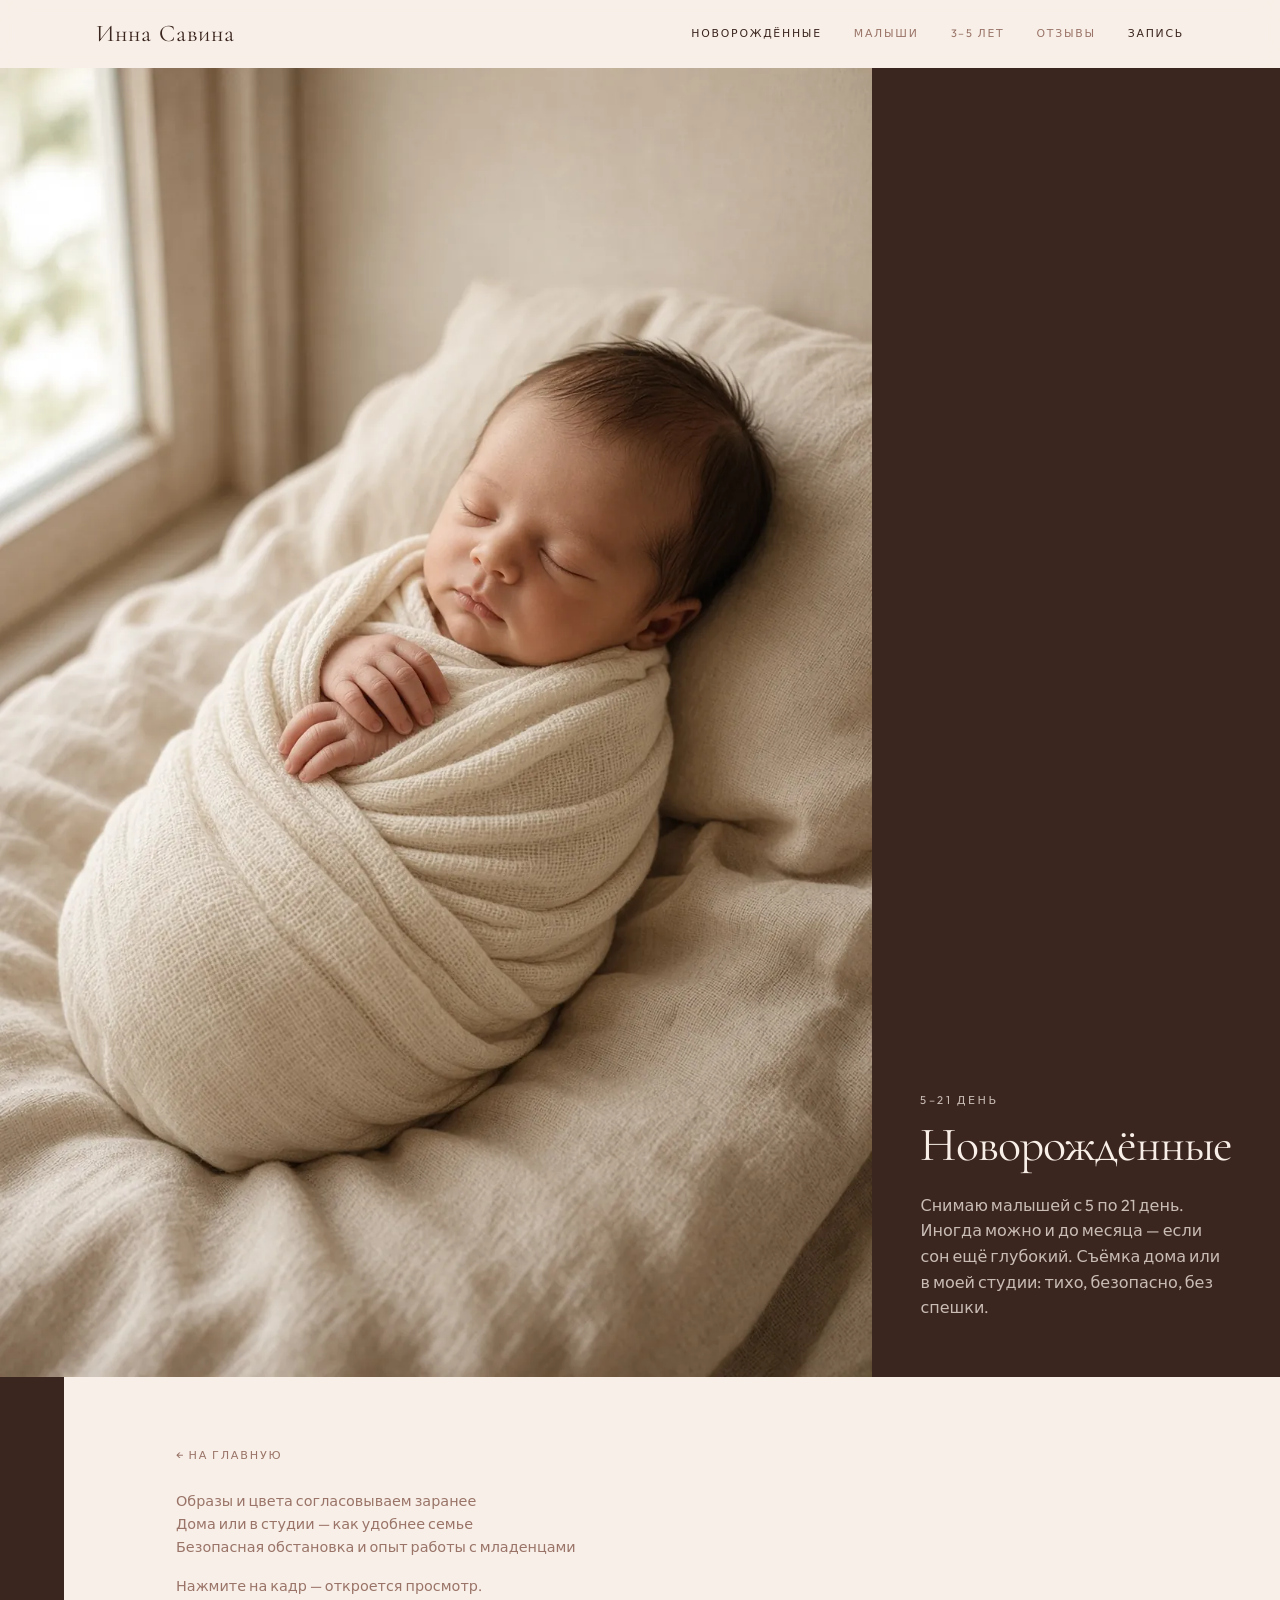
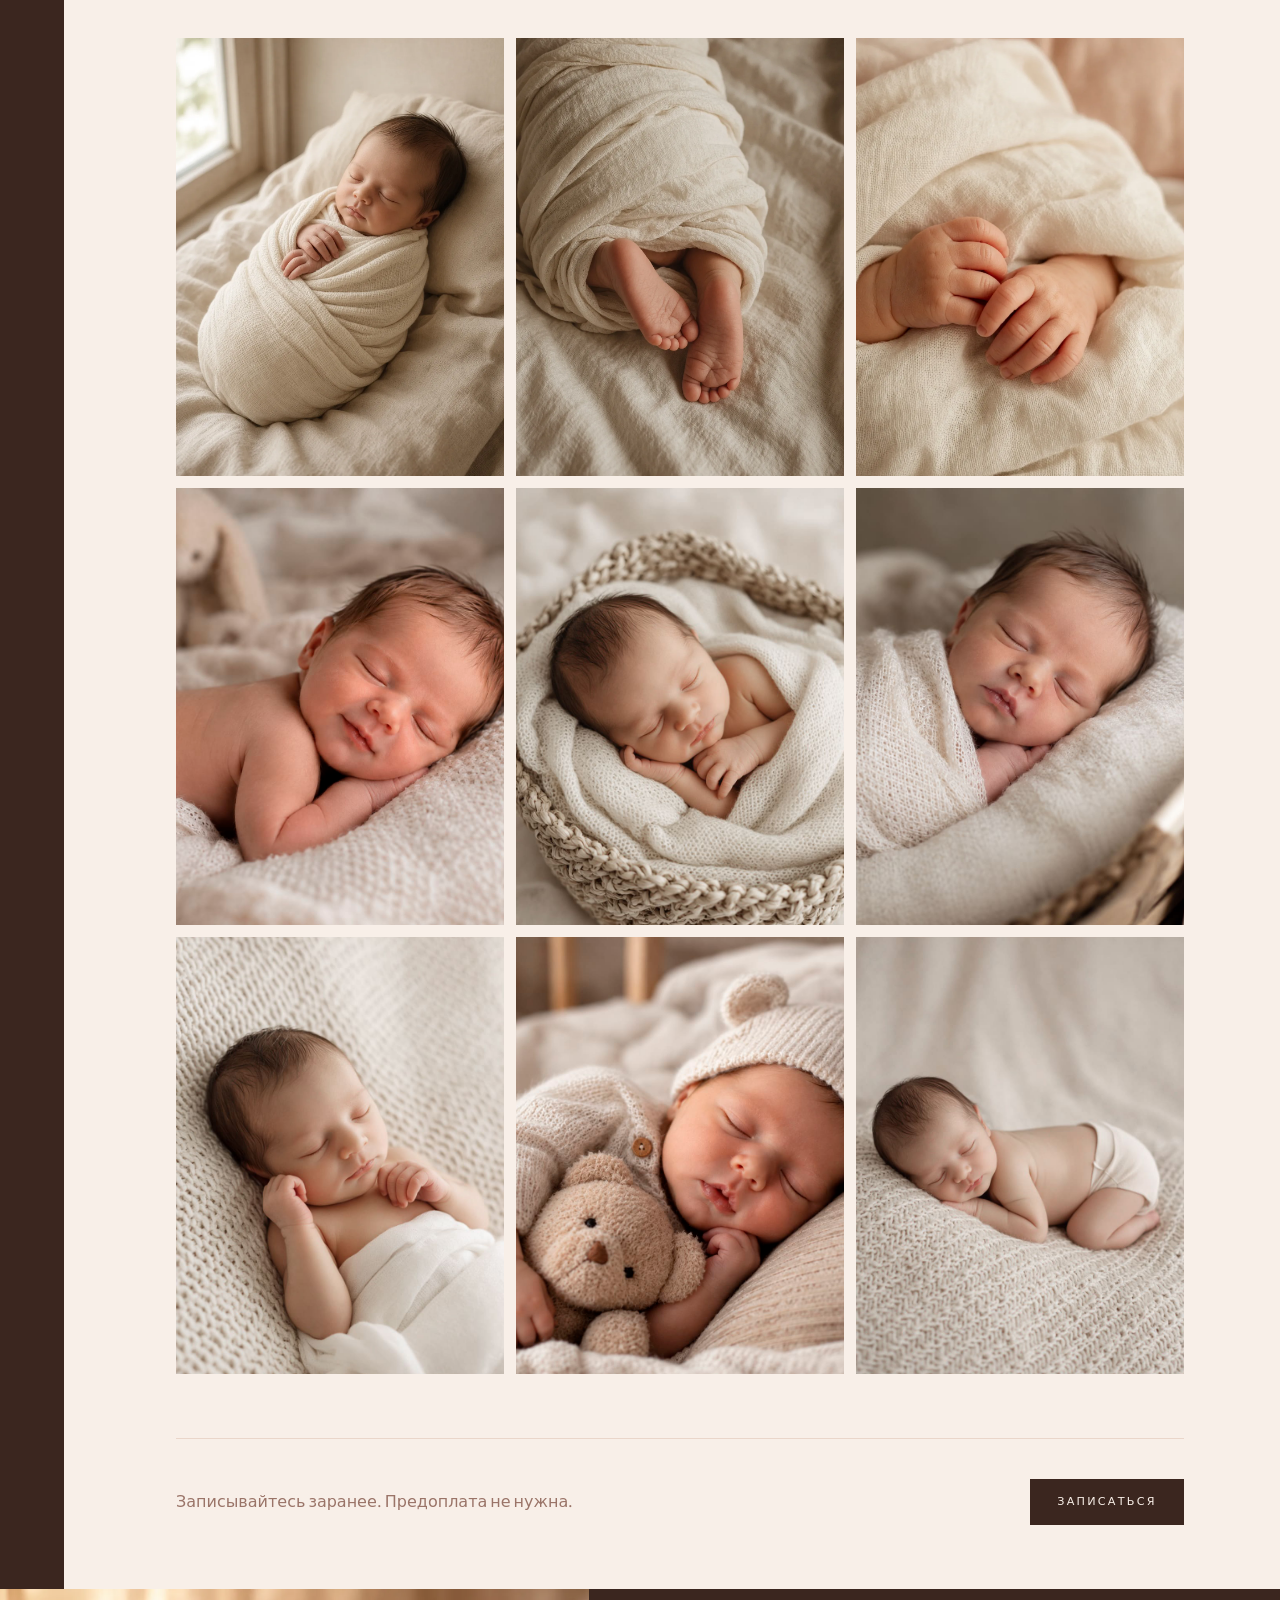
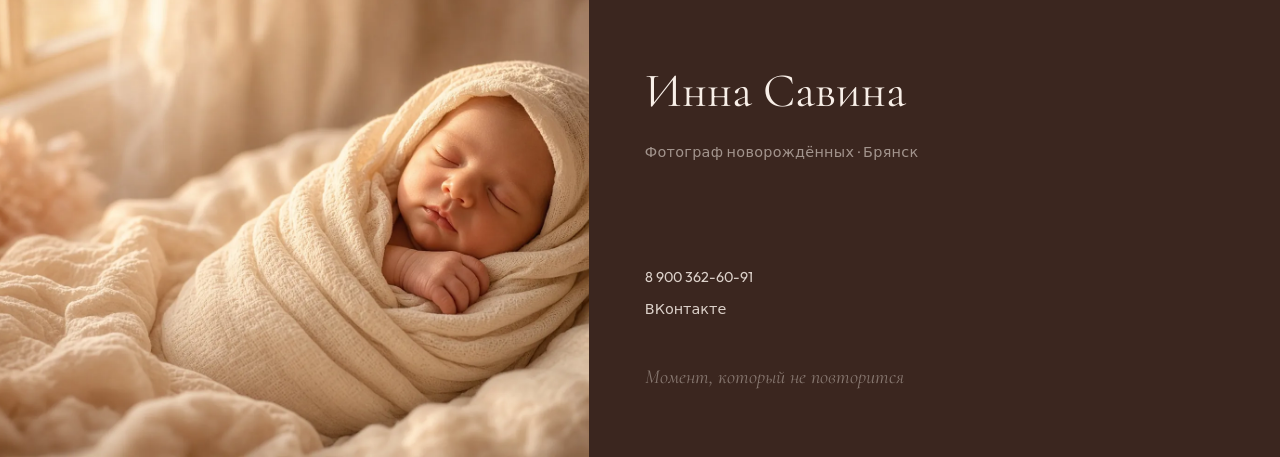
<file: gallery/newborn/index.html>
<!DOCTYPE html>
<html lang="ru">
<head>
  <meta charset="utf-8" />
  <meta name="viewport" content="width=device-width, initial-scale=1" />
  <title>Новорождённые — Инна Савина</title>
  <meta name="description" content="Снимаю малышей с 5 по 21 день. Иногда можно и до месяца — если сон ещё глубокий. Съёмка дома или в моей студии: тихо, безопасно, без спешки." />
  <meta property="og:title" content="Новорождённые — Инна Савина" />
  <meta property="og:image" content="../../og.jpg" />
  <link rel="icon" type="image/svg+xml" href="../../favicon.svg" />
  <link rel="preconnect" href="https://fonts.googleapis.com" />
  <link rel="preconnect" href="https://fonts.gstatic.com" crossorigin />
  <link href="https://fonts.googleapis.com/css2?family=Cormorant+Garamond:ital,wght@0,400;0,500;1,400&family=Outfit:wght@400;500&display=swap" rel="stylesheet" />
  <link rel="stylesheet" href="../../css/site.css" />
</head>
<body>

<header>
  <div class="nav">
    <a class="logo" href="../../">Инна Савина</a>
    <nav class="nav-links">
      <a href="../../gallery/newborn/" class="active">Новорождённые</a>
      <a href="../../gallery/toddlers/">Малыши</a>
      <a href="../../gallery/children/">3–5 лет</a>
      <a href="../../#otzyvy">Отзывы</a>
      <a href="../../booking/" class="solid">Запись</a>
    </nav>
    <button class="menu-btn" type="button" data-menu aria-label="Открыть меню">☰</button>
  </div>
  <div class="mobile-nav" data-mobile>
    <a href="../../gallery/newborn/">Новорождённые</a>
    <a href="../../gallery/toddlers/">Малыши</a>
    <a href="../../gallery/children/">3–5 лет</a>
    <a href="../../#otzyvy">Отзывы</a>
    <a href="../../booking/">Запись</a>
  </div>
</header>

<main>
  <article>
    <div class="page-hero">
      <div class="page-hero-photo"><img src="../../photos/nb-01.webp" alt="Новорождённые" /></div>
      <div class="page-hero-copy">
        <p class="kicker">5–21 день</p>
        <h1>Новорождённые</h1>
        <p>Снимаю малышей с 5 по 21 день. Иногда можно и до месяца — если сон ещё глубокий. Съёмка дома или в моей студии: тихо, безопасно, без спешки.</p>
      </div>
    </div>
    <div class="gallery-body">
      <div class="gallery-stripe"></div>
      <div class="gallery-inner">
        <a class="back" href="../../">← На главную</a>
        <ul><li>Образы и цвета согласовываем заранее</li><li>Дома или в студии — как удобнее семье</li><li>Безопасная обстановка и опыт работы с младенцами</li></ul>
        <p class="hint">Нажмите на кадр — откроется просмотр.</p>
        <div class="grid"><button type="button" data-open="[{&quot;src&quot;: &quot;../../photos/nb-01.webp&quot;, &quot;alt&quot;: &quot;Спящий новорождённый у окна&quot;, &quot;caption&quot;: &quot;Первые дни&quot;}, {&quot;src&quot;: &quot;../../photos/nb-02.webp&quot;, &quot;alt&quot;: &quot;Стопы новорождённого&quot;, &quot;caption&quot;: &quot;Пяточки&quot;}, {&quot;src&quot;: &quot;../../photos/nb-hands.webp&quot;, &quot;alt&quot;: &quot;Ручки новорождённого&quot;, &quot;caption&quot;: &quot;Ручки&quot;}, {&quot;src&quot;: &quot;../../photos/nb-03.webp&quot;, &quot;alt&quot;: &quot;Малыш на руках&quot;, &quot;caption&quot;: &quot;На руках у мамы&quot;}, {&quot;src&quot;: &quot;../../photos/nb-08.webp&quot;, &quot;alt&quot;: &quot;Новорождённый в пелёнке&quot;, &quot;caption&quot;: &quot;Студия&quot;}, {&quot;src&quot;: &quot;../../photos/nb-09.webp&quot;, &quot;alt&quot;: &quot;Портрет малыша&quot;, &quot;caption&quot;: &quot;Портрет&quot;}, {&quot;src&quot;: &quot;../../photos/nb-04.webp&quot;, &quot;alt&quot;: &quot;Новорождённый&quot;, &quot;caption&quot;: &quot;Первые дни&quot;}, {&quot;src&quot;: &quot;../../photos/nb-05.webp&quot;, &quot;alt&quot;: &quot;Новорождённый&quot;, &quot;caption&quot;: &quot;Нежный кадр&quot;}, {&quot;src&quot;: &quot;../../photos/nb-06.webp&quot;, &quot;alt&quot;: &quot;Новорождённый&quot;, &quot;caption&quot;: &quot;Малыш&quot;}]" data-index="0"><img src="../../photos/nb-01.webp" alt="Спящий новорождённый у окна" /></button><button type="button" data-open="[{&quot;src&quot;: &quot;../../photos/nb-01.webp&quot;, &quot;alt&quot;: &quot;Спящий новорождённый у окна&quot;, &quot;caption&quot;: &quot;Первые дни&quot;}, {&quot;src&quot;: &quot;../../photos/nb-02.webp&quot;, &quot;alt&quot;: &quot;Стопы новорождённого&quot;, &quot;caption&quot;: &quot;Пяточки&quot;}, {&quot;src&quot;: &quot;../../photos/nb-hands.webp&quot;, &quot;alt&quot;: &quot;Ручки новорождённого&quot;, &quot;caption&quot;: &quot;Ручки&quot;}, {&quot;src&quot;: &quot;../../photos/nb-03.webp&quot;, &quot;alt&quot;: &quot;Малыш на руках&quot;, &quot;caption&quot;: &quot;На руках у мамы&quot;}, {&quot;src&quot;: &quot;../../photos/nb-08.webp&quot;, &quot;alt&quot;: &quot;Новорождённый в пелёнке&quot;, &quot;caption&quot;: &quot;Студия&quot;}, {&quot;src&quot;: &quot;../../photos/nb-09.webp&quot;, &quot;alt&quot;: &quot;Портрет малыша&quot;, &quot;caption&quot;: &quot;Портрет&quot;}, {&quot;src&quot;: &quot;../../photos/nb-04.webp&quot;, &quot;alt&quot;: &quot;Новорождённый&quot;, &quot;caption&quot;: &quot;Первые дни&quot;}, {&quot;src&quot;: &quot;../../photos/nb-05.webp&quot;, &quot;alt&quot;: &quot;Новорождённый&quot;, &quot;caption&quot;: &quot;Нежный кадр&quot;}, {&quot;src&quot;: &quot;../../photos/nb-06.webp&quot;, &quot;alt&quot;: &quot;Новорождённый&quot;, &quot;caption&quot;: &quot;Малыш&quot;}]" data-index="1"><img src="../../photos/nb-02.webp" alt="Стопы новорождённого" /></button><button type="button" data-open="[{&quot;src&quot;: &quot;../../photos/nb-01.webp&quot;, &quot;alt&quot;: &quot;Спящий новорождённый у окна&quot;, &quot;caption&quot;: &quot;Первые дни&quot;}, {&quot;src&quot;: &quot;../../photos/nb-02.webp&quot;, &quot;alt&quot;: &quot;Стопы новорождённого&quot;, &quot;caption&quot;: &quot;Пяточки&quot;}, {&quot;src&quot;: &quot;../../photos/nb-hands.webp&quot;, &quot;alt&quot;: &quot;Ручки новорождённого&quot;, &quot;caption&quot;: &quot;Ручки&quot;}, {&quot;src&quot;: &quot;../../photos/nb-03.webp&quot;, &quot;alt&quot;: &quot;Малыш на руках&quot;, &quot;caption&quot;: &quot;На руках у мамы&quot;}, {&quot;src&quot;: &quot;../../photos/nb-08.webp&quot;, &quot;alt&quot;: &quot;Новорождённый в пелёнке&quot;, &quot;caption&quot;: &quot;Студия&quot;}, {&quot;src&quot;: &quot;../../photos/nb-09.webp&quot;, &quot;alt&quot;: &quot;Портрет малыша&quot;, &quot;caption&quot;: &quot;Портрет&quot;}, {&quot;src&quot;: &quot;../../photos/nb-04.webp&quot;, &quot;alt&quot;: &quot;Новорождённый&quot;, &quot;caption&quot;: &quot;Первые дни&quot;}, {&quot;src&quot;: &quot;../../photos/nb-05.webp&quot;, &quot;alt&quot;: &quot;Новорождённый&quot;, &quot;caption&quot;: &quot;Нежный кадр&quot;}, {&quot;src&quot;: &quot;../../photos/nb-06.webp&quot;, &quot;alt&quot;: &quot;Новорождённый&quot;, &quot;caption&quot;: &quot;Малыш&quot;}]" data-index="2"><img src="../../photos/nb-hands.webp" alt="Ручки новорождённого" /></button><button type="button" data-open="[{&quot;src&quot;: &quot;../../photos/nb-01.webp&quot;, &quot;alt&quot;: &quot;Спящий новорождённый у окна&quot;, &quot;caption&quot;: &quot;Первые дни&quot;}, {&quot;src&quot;: &quot;../../photos/nb-02.webp&quot;, &quot;alt&quot;: &quot;Стопы новорождённого&quot;, &quot;caption&quot;: &quot;Пяточки&quot;}, {&quot;src&quot;: &quot;../../photos/nb-hands.webp&quot;, &quot;alt&quot;: &quot;Ручки новорождённого&quot;, &quot;caption&quot;: &quot;Ручки&quot;}, {&quot;src&quot;: &quot;../../photos/nb-03.webp&quot;, &quot;alt&quot;: &quot;Малыш на руках&quot;, &quot;caption&quot;: &quot;На руках у мамы&quot;}, {&quot;src&quot;: &quot;../../photos/nb-08.webp&quot;, &quot;alt&quot;: &quot;Новорождённый в пелёнке&quot;, &quot;caption&quot;: &quot;Студия&quot;}, {&quot;src&quot;: &quot;../../photos/nb-09.webp&quot;, &quot;alt&quot;: &quot;Портрет малыша&quot;, &quot;caption&quot;: &quot;Портрет&quot;}, {&quot;src&quot;: &quot;../../photos/nb-04.webp&quot;, &quot;alt&quot;: &quot;Новорождённый&quot;, &quot;caption&quot;: &quot;Первые дни&quot;}, {&quot;src&quot;: &quot;../../photos/nb-05.webp&quot;, &quot;alt&quot;: &quot;Новорождённый&quot;, &quot;caption&quot;: &quot;Нежный кадр&quot;}, {&quot;src&quot;: &quot;../../photos/nb-06.webp&quot;, &quot;alt&quot;: &quot;Новорождённый&quot;, &quot;caption&quot;: &quot;Малыш&quot;}]" data-index="3"><img src="../../photos/nb-03.webp" alt="Малыш на руках" /></button><button type="button" data-open="[{&quot;src&quot;: &quot;../../photos/nb-01.webp&quot;, &quot;alt&quot;: &quot;Спящий новорождённый у окна&quot;, &quot;caption&quot;: &quot;Первые дни&quot;}, {&quot;src&quot;: &quot;../../photos/nb-02.webp&quot;, &quot;alt&quot;: &quot;Стопы новорождённого&quot;, &quot;caption&quot;: &quot;Пяточки&quot;}, {&quot;src&quot;: &quot;../../photos/nb-hands.webp&quot;, &quot;alt&quot;: &quot;Ручки новорождённого&quot;, &quot;caption&quot;: &quot;Ручки&quot;}, {&quot;src&quot;: &quot;../../photos/nb-03.webp&quot;, &quot;alt&quot;: &quot;Малыш на руках&quot;, &quot;caption&quot;: &quot;На руках у мамы&quot;}, {&quot;src&quot;: &quot;../../photos/nb-08.webp&quot;, &quot;alt&quot;: &quot;Новорождённый в пелёнке&quot;, &quot;caption&quot;: &quot;Студия&quot;}, {&quot;src&quot;: &quot;../../photos/nb-09.webp&quot;, &quot;alt&quot;: &quot;Портрет малыша&quot;, &quot;caption&quot;: &quot;Портрет&quot;}, {&quot;src&quot;: &quot;../../photos/nb-04.webp&quot;, &quot;alt&quot;: &quot;Новорождённый&quot;, &quot;caption&quot;: &quot;Первые дни&quot;}, {&quot;src&quot;: &quot;../../photos/nb-05.webp&quot;, &quot;alt&quot;: &quot;Новорождённый&quot;, &quot;caption&quot;: &quot;Нежный кадр&quot;}, {&quot;src&quot;: &quot;../../photos/nb-06.webp&quot;, &quot;alt&quot;: &quot;Новорождённый&quot;, &quot;caption&quot;: &quot;Малыш&quot;}]" data-index="4"><img src="../../photos/nb-08.webp" alt="Новорождённый в пелёнке" /></button><button type="button" data-open="[{&quot;src&quot;: &quot;../../photos/nb-01.webp&quot;, &quot;alt&quot;: &quot;Спящий новорождённый у окна&quot;, &quot;caption&quot;: &quot;Первые дни&quot;}, {&quot;src&quot;: &quot;../../photos/nb-02.webp&quot;, &quot;alt&quot;: &quot;Стопы новорождённого&quot;, &quot;caption&quot;: &quot;Пяточки&quot;}, {&quot;src&quot;: &quot;../../photos/nb-hands.webp&quot;, &quot;alt&quot;: &quot;Ручки новорождённого&quot;, &quot;caption&quot;: &quot;Ручки&quot;}, {&quot;src&quot;: &quot;../../photos/nb-03.webp&quot;, &quot;alt&quot;: &quot;Малыш на руках&quot;, &quot;caption&quot;: &quot;На руках у мамы&quot;}, {&quot;src&quot;: &quot;../../photos/nb-08.webp&quot;, &quot;alt&quot;: &quot;Новорождённый в пелёнке&quot;, &quot;caption&quot;: &quot;Студия&quot;}, {&quot;src&quot;: &quot;../../photos/nb-09.webp&quot;, &quot;alt&quot;: &quot;Портрет малыша&quot;, &quot;caption&quot;: &quot;Портрет&quot;}, {&quot;src&quot;: &quot;../../photos/nb-04.webp&quot;, &quot;alt&quot;: &quot;Новорождённый&quot;, &quot;caption&quot;: &quot;Первые дни&quot;}, {&quot;src&quot;: &quot;../../photos/nb-05.webp&quot;, &quot;alt&quot;: &quot;Новорождённый&quot;, &quot;caption&quot;: &quot;Нежный кадр&quot;}, {&quot;src&quot;: &quot;../../photos/nb-06.webp&quot;, &quot;alt&quot;: &quot;Новорождённый&quot;, &quot;caption&quot;: &quot;Малыш&quot;}]" data-index="5"><img src="../../photos/nb-09.webp" alt="Портрет малыша" /></button><button type="button" data-open="[{&quot;src&quot;: &quot;../../photos/nb-01.webp&quot;, &quot;alt&quot;: &quot;Спящий новорождённый у окна&quot;, &quot;caption&quot;: &quot;Первые дни&quot;}, {&quot;src&quot;: &quot;../../photos/nb-02.webp&quot;, &quot;alt&quot;: &quot;Стопы новорождённого&quot;, &quot;caption&quot;: &quot;Пяточки&quot;}, {&quot;src&quot;: &quot;../../photos/nb-hands.webp&quot;, &quot;alt&quot;: &quot;Ручки новорождённого&quot;, &quot;caption&quot;: &quot;Ручки&quot;}, {&quot;src&quot;: &quot;../../photos/nb-03.webp&quot;, &quot;alt&quot;: &quot;Малыш на руках&quot;, &quot;caption&quot;: &quot;На руках у мамы&quot;}, {&quot;src&quot;: &quot;../../photos/nb-08.webp&quot;, &quot;alt&quot;: &quot;Новорождённый в пелёнке&quot;, &quot;caption&quot;: &quot;Студия&quot;}, {&quot;src&quot;: &quot;../../photos/nb-09.webp&quot;, &quot;alt&quot;: &quot;Портрет малыша&quot;, &quot;caption&quot;: &quot;Портрет&quot;}, {&quot;src&quot;: &quot;../../photos/nb-04.webp&quot;, &quot;alt&quot;: &quot;Новорождённый&quot;, &quot;caption&quot;: &quot;Первые дни&quot;}, {&quot;src&quot;: &quot;../../photos/nb-05.webp&quot;, &quot;alt&quot;: &quot;Новорождённый&quot;, &quot;caption&quot;: &quot;Нежный кадр&quot;}, {&quot;src&quot;: &quot;../../photos/nb-06.webp&quot;, &quot;alt&quot;: &quot;Новорождённый&quot;, &quot;caption&quot;: &quot;Малыш&quot;}]" data-index="6"><img src="../../photos/nb-04.webp" alt="Новорождённый" /></button><button type="button" data-open="[{&quot;src&quot;: &quot;../../photos/nb-01.webp&quot;, &quot;alt&quot;: &quot;Спящий новорождённый у окна&quot;, &quot;caption&quot;: &quot;Первые дни&quot;}, {&quot;src&quot;: &quot;../../photos/nb-02.webp&quot;, &quot;alt&quot;: &quot;Стопы новорождённого&quot;, &quot;caption&quot;: &quot;Пяточки&quot;}, {&quot;src&quot;: &quot;../../photos/nb-hands.webp&quot;, &quot;alt&quot;: &quot;Ручки новорождённого&quot;, &quot;caption&quot;: &quot;Ручки&quot;}, {&quot;src&quot;: &quot;../../photos/nb-03.webp&quot;, &quot;alt&quot;: &quot;Малыш на руках&quot;, &quot;caption&quot;: &quot;На руках у мамы&quot;}, {&quot;src&quot;: &quot;../../photos/nb-08.webp&quot;, &quot;alt&quot;: &quot;Новорождённый в пелёнке&quot;, &quot;caption&quot;: &quot;Студия&quot;}, {&quot;src&quot;: &quot;../../photos/nb-09.webp&quot;, &quot;alt&quot;: &quot;Портрет малыша&quot;, &quot;caption&quot;: &quot;Портрет&quot;}, {&quot;src&quot;: &quot;../../photos/nb-04.webp&quot;, &quot;alt&quot;: &quot;Новорождённый&quot;, &quot;caption&quot;: &quot;Первые дни&quot;}, {&quot;src&quot;: &quot;../../photos/nb-05.webp&quot;, &quot;alt&quot;: &quot;Новорождённый&quot;, &quot;caption&quot;: &quot;Нежный кадр&quot;}, {&quot;src&quot;: &quot;../../photos/nb-06.webp&quot;, &quot;alt&quot;: &quot;Новорождённый&quot;, &quot;caption&quot;: &quot;Малыш&quot;}]" data-index="7"><img src="../../photos/nb-05.webp" alt="Новорождённый" /></button><button type="button" data-open="[{&quot;src&quot;: &quot;../../photos/nb-01.webp&quot;, &quot;alt&quot;: &quot;Спящий новорождённый у окна&quot;, &quot;caption&quot;: &quot;Первые дни&quot;}, {&quot;src&quot;: &quot;../../photos/nb-02.webp&quot;, &quot;alt&quot;: &quot;Стопы новорождённого&quot;, &quot;caption&quot;: &quot;Пяточки&quot;}, {&quot;src&quot;: &quot;../../photos/nb-hands.webp&quot;, &quot;alt&quot;: &quot;Ручки новорождённого&quot;, &quot;caption&quot;: &quot;Ручки&quot;}, {&quot;src&quot;: &quot;../../photos/nb-03.webp&quot;, &quot;alt&quot;: &quot;Малыш на руках&quot;, &quot;caption&quot;: &quot;На руках у мамы&quot;}, {&quot;src&quot;: &quot;../../photos/nb-08.webp&quot;, &quot;alt&quot;: &quot;Новорождённый в пелёнке&quot;, &quot;caption&quot;: &quot;Студия&quot;}, {&quot;src&quot;: &quot;../../photos/nb-09.webp&quot;, &quot;alt&quot;: &quot;Портрет малыша&quot;, &quot;caption&quot;: &quot;Портрет&quot;}, {&quot;src&quot;: &quot;../../photos/nb-04.webp&quot;, &quot;alt&quot;: &quot;Новорождённый&quot;, &quot;caption&quot;: &quot;Первые дни&quot;}, {&quot;src&quot;: &quot;../../photos/nb-05.webp&quot;, &quot;alt&quot;: &quot;Новорождённый&quot;, &quot;caption&quot;: &quot;Нежный кадр&quot;}, {&quot;src&quot;: &quot;../../photos/nb-06.webp&quot;, &quot;alt&quot;: &quot;Новорождённый&quot;, &quot;caption&quot;: &quot;Малыш&quot;}]" data-index="8"><img src="../../photos/nb-06.webp" alt="Новорождённый" /></button></div>
        <div class="cta-row">
          <p>Записывайтесь заранее. Предоплата не нужна.</p>
          <a class="btn btn-dark" href="../../booking/">Записаться</a>
        </div>
      </div>
    </div>
  </article>
</main>

<footer>
  <div class="foot">
    <div class="foot-photo"><img src="../../photos/hero.webp" alt="Новорождённый — кадр студии" /></div>
    <div class="foot-copy">
      <div>
        <p class="name">Инна Савина</p>
        <p class="sub">Фотограф новорождённых · Брянск</p>
      </div>
      <div class="contacts">
        <a href="tel:+79003626091">8 900 362-60-91</a>
        <a href="https://vk.ru/innasavina.photo" target="_blank" rel="noreferrer">ВКонтакте</a>
        <p class="motto">Момент, который не повторится</p>
      </div>
    </div>
  </div>
</footer>
<div class="lightbox" role="dialog" aria-modal="true" aria-label="Просмотр фотографии">
  <div class="lb-top">
    <p class="logo" data-lb-count></p>
    <button type="button" data-close aria-label="Закрыть">✕</button>
  </div>
  <div class="lb-stage">
    <button class="lb-nav prev" type="button" data-prev aria-label="Предыдущий кадр">‹</button>
    <img data-lb-img alt="" />
    <button class="lb-nav next" type="button" data-next aria-label="Следующий кадр">›</button>
  </div>
  <div class="lb-bot">
    <p data-lb-cap></p>
    <div class="lb-mob">
      <button type="button" data-prev-m aria-label="Предыдущий кадр">‹</button>
      <button type="button" data-next-m aria-label="Следующий кадр">›</button>
    </div>
  </div>
</div>
<script src="../../js/site.js"></script>
</body></html>
</file>
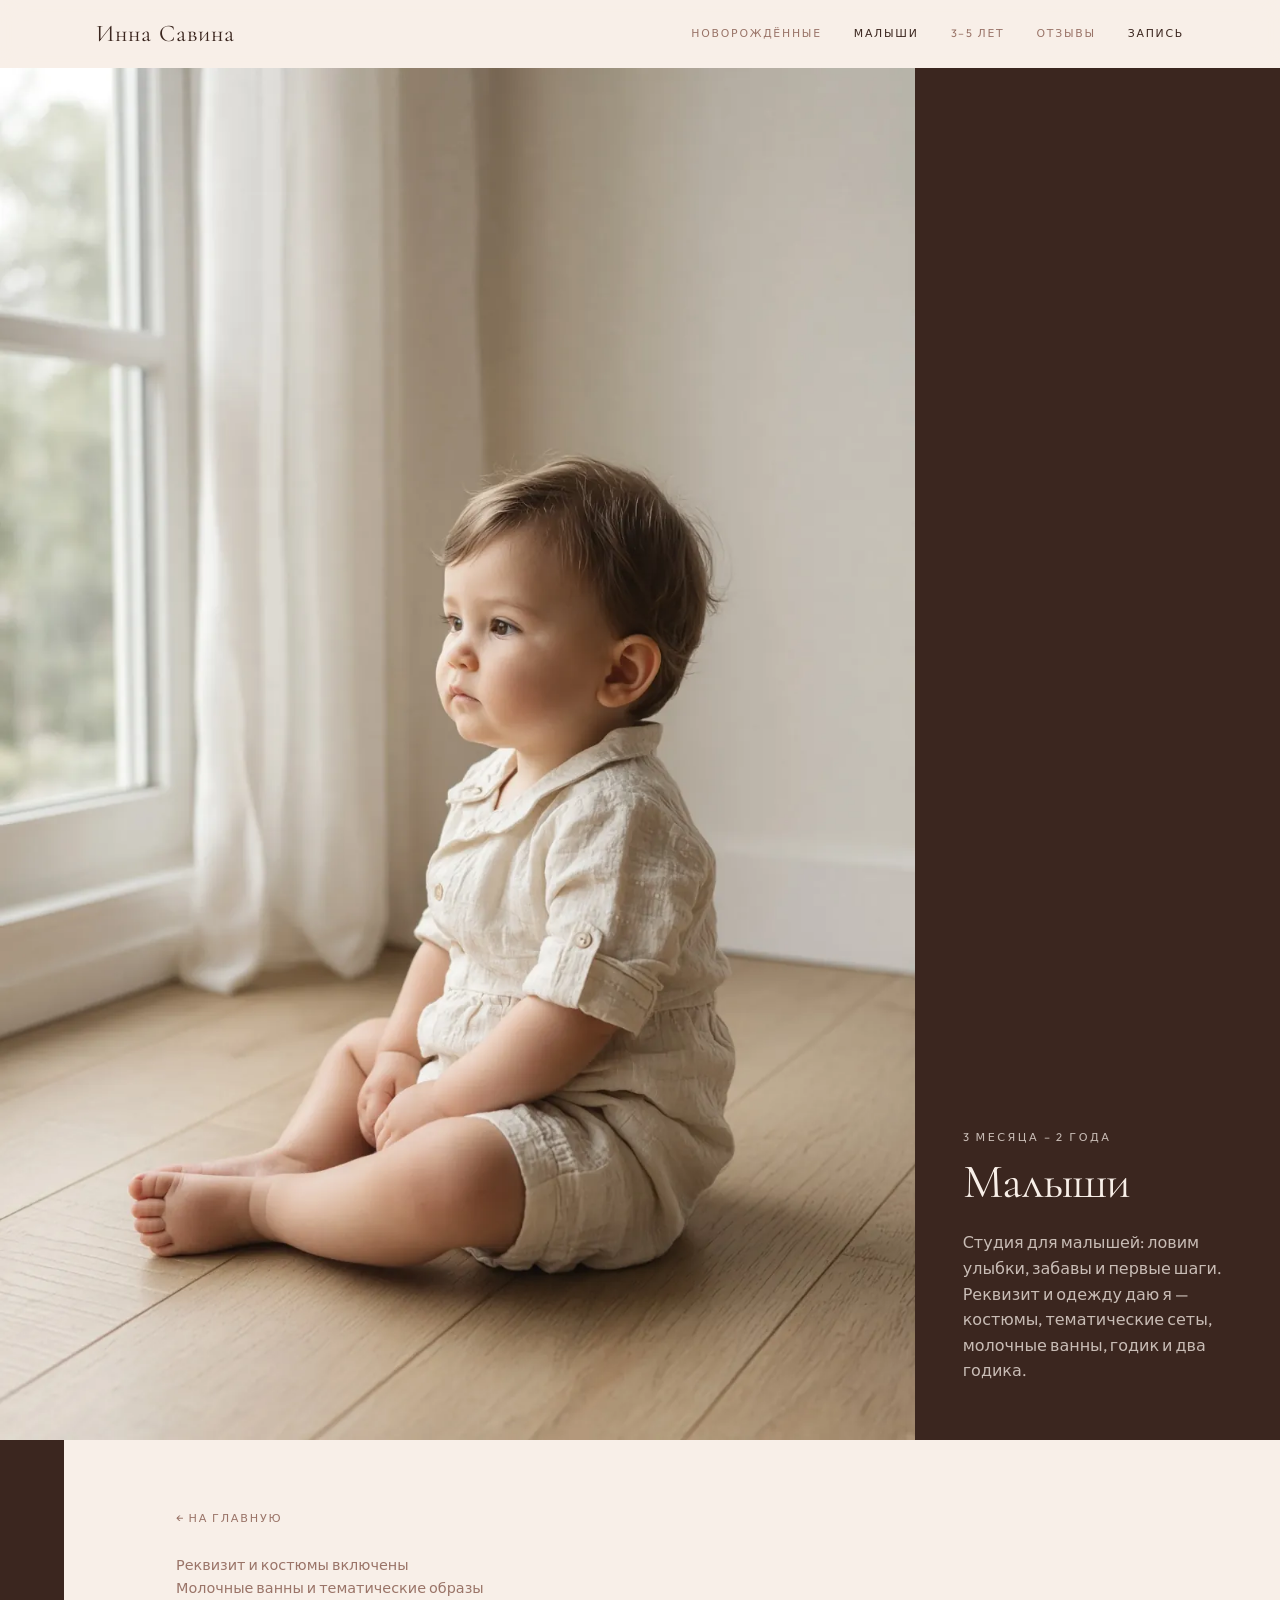
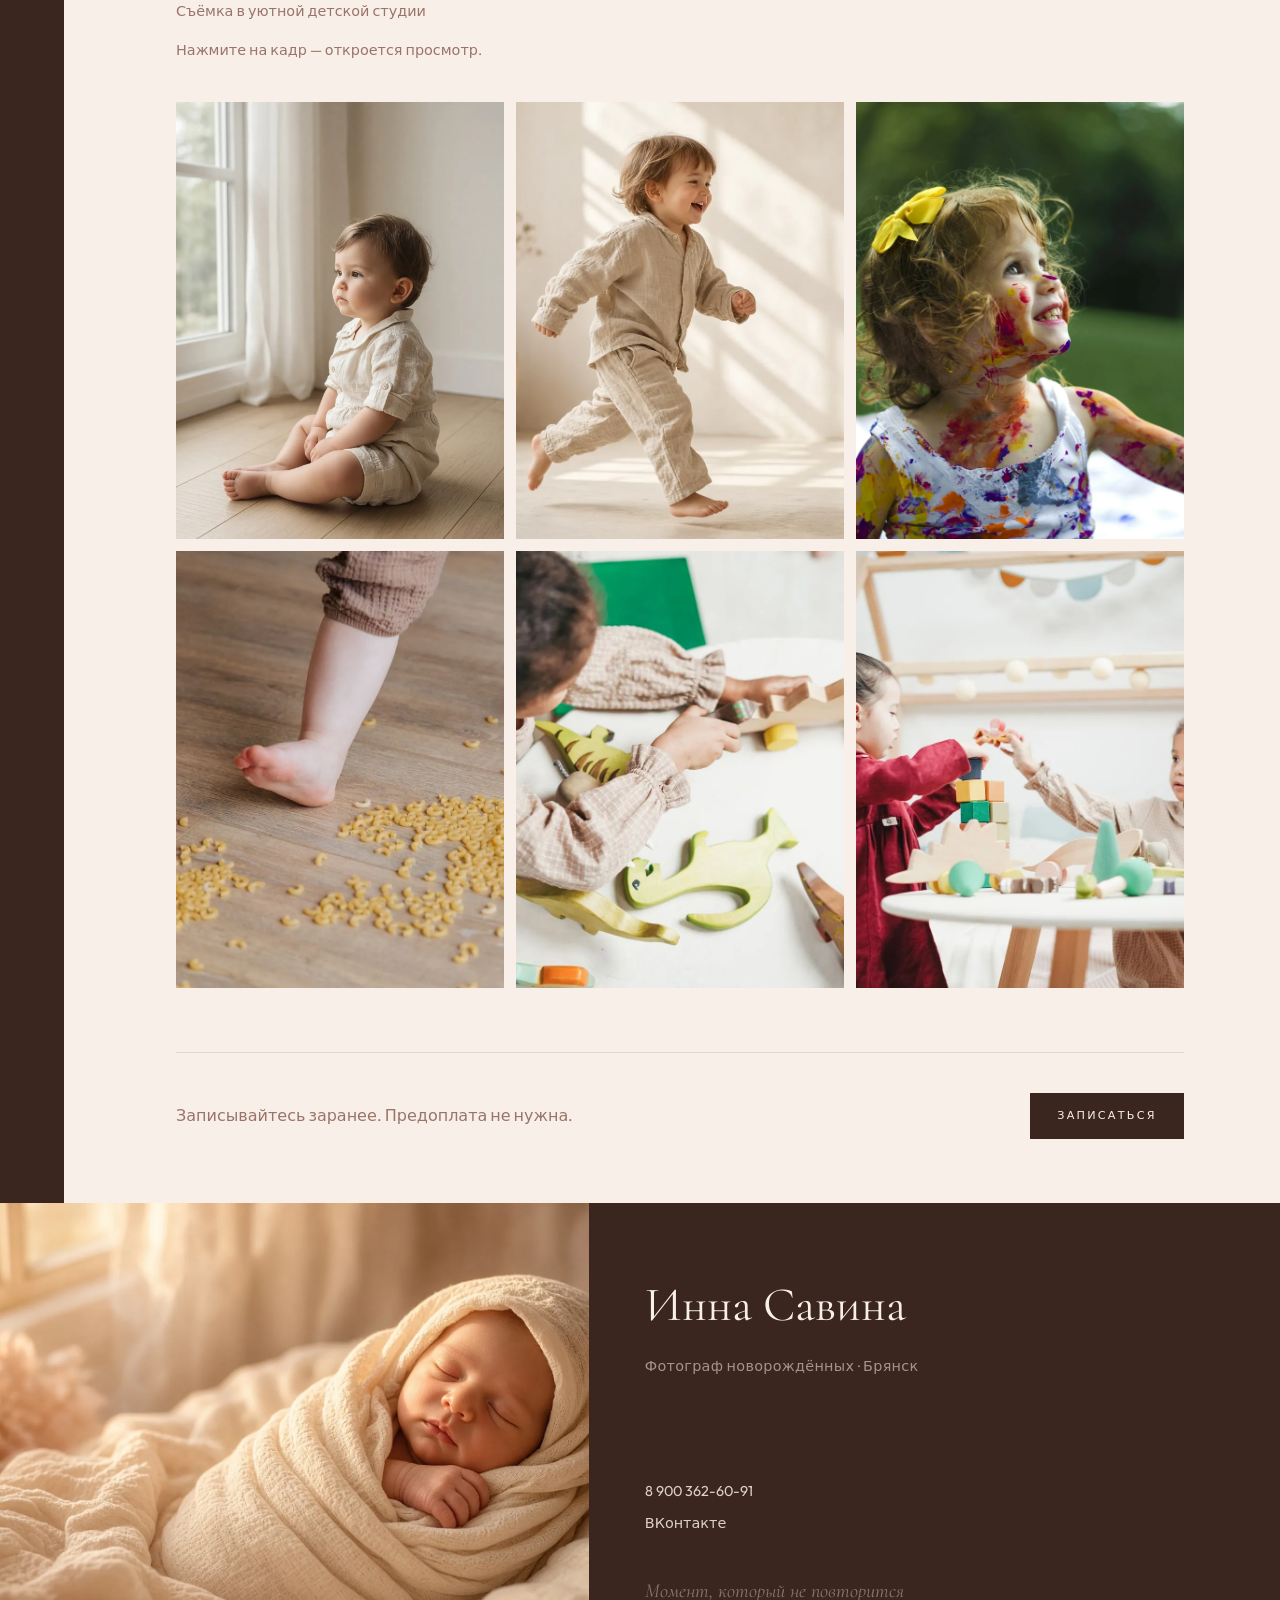
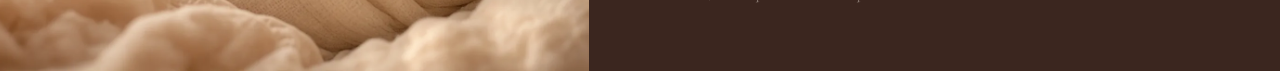
<file: gallery/toddlers/index.html>
<!DOCTYPE html>
<html lang="ru">
<head>
  <meta charset="utf-8" />
  <meta name="viewport" content="width=device-width, initial-scale=1" />
  <title>Малыши — Инна Савина</title>
  <meta name="description" content="Студия для малышей: ловим улыбки, забавы и первые шаги. Реквизит и одежду даю я — костюмы, тематические сеты, молочные ванны, годик и два годика." />
  <meta property="og:title" content="Малыши — Инна Савина" />
  <meta property="og:image" content="../../og.jpg" />
  <link rel="icon" type="image/svg+xml" href="../../favicon.svg" />
  <link rel="preconnect" href="https://fonts.googleapis.com" />
  <link rel="preconnect" href="https://fonts.gstatic.com" crossorigin />
  <link href="https://fonts.googleapis.com/css2?family=Cormorant+Garamond:ital,wght@0,400;0,500;1,400&family=Outfit:wght@400;500&display=swap" rel="stylesheet" />
  <link rel="stylesheet" href="../../css/site.css" />
</head>
<body>

<header>
  <div class="nav">
    <a class="logo" href="../../">Инна Савина</a>
    <nav class="nav-links">
      <a href="../../gallery/newborn/">Новорождённые</a>
      <a href="../../gallery/toddlers/" class="active">Малыши</a>
      <a href="../../gallery/children/">3–5 лет</a>
      <a href="../../#otzyvy">Отзывы</a>
      <a href="../../booking/" class="solid">Запись</a>
    </nav>
    <button class="menu-btn" type="button" data-menu aria-label="Открыть меню">☰</button>
  </div>
  <div class="mobile-nav" data-mobile>
    <a href="../../gallery/newborn/">Новорождённые</a>
    <a href="../../gallery/toddlers/">Малыши</a>
    <a href="../../gallery/children/">3–5 лет</a>
    <a href="../../#otzyvy">Отзывы</a>
    <a href="../../booking/">Запись</a>
  </div>
</header>

<main>
  <article>
    <div class="page-hero">
      <div class="page-hero-photo"><img src="../../photos/td-01.webp" alt="Малыши" /></div>
      <div class="page-hero-copy">
        <p class="kicker">3 месяца – 2 года</p>
        <h1>Малыши</h1>
        <p>Студия для малышей: ловим улыбки, забавы и первые шаги. Реквизит и одежду даю я — костюмы, тематические сеты, молочные ванны, годик и два годика.</p>
      </div>
    </div>
    <div class="gallery-body">
      <div class="gallery-stripe"></div>
      <div class="gallery-inner">
        <a class="back" href="../../">← На главную</a>
        <ul><li>Реквизит и костюмы включены</li><li>Молочные ванны и тематические образы</li><li>Съёмка в уютной детской студии</li></ul>
        <p class="hint">Нажмите на кадр — откроется просмотр.</p>
        <div class="grid"><button type="button" data-open="[{&quot;src&quot;: &quot;../../photos/td-01.webp&quot;, &quot;alt&quot;: &quot;Малыш у окна&quot;, &quot;caption&quot;: &quot;Свет из окна&quot;}, {&quot;src&quot;: &quot;../../photos/td-02.webp&quot;, &quot;alt&quot;: &quot;Ребёнок бежит по студии&quot;, &quot;caption&quot;: &quot;Движение&quot;}, {&quot;src&quot;: &quot;../../photos/td-03.webp&quot;, &quot;alt&quot;: &quot;Портрет малыша&quot;, &quot;caption&quot;: &quot;Характер&quot;}, {&quot;src&quot;: &quot;../../photos/td-07.webp&quot;, &quot;alt&quot;: &quot;Малыш в студии&quot;, &quot;caption&quot;: &quot;Игра&quot;}, {&quot;src&quot;: &quot;../../photos/ch-05.webp&quot;, &quot;alt&quot;: &quot;Малыш с шариком&quot;, &quot;caption&quot;: &quot;Радость&quot;}, {&quot;src&quot;: &quot;../../photos/ch-02.webp&quot;, &quot;alt&quot;: &quot;Девочка в студии&quot;, &quot;caption&quot;: &quot;Портрет&quot;}]" data-index="0"><img src="../../photos/td-01.webp" alt="Малыш у окна" /></button><button type="button" data-open="[{&quot;src&quot;: &quot;../../photos/td-01.webp&quot;, &quot;alt&quot;: &quot;Малыш у окна&quot;, &quot;caption&quot;: &quot;Свет из окна&quot;}, {&quot;src&quot;: &quot;../../photos/td-02.webp&quot;, &quot;alt&quot;: &quot;Ребёнок бежит по студии&quot;, &quot;caption&quot;: &quot;Движение&quot;}, {&quot;src&quot;: &quot;../../photos/td-03.webp&quot;, &quot;alt&quot;: &quot;Портрет малыша&quot;, &quot;caption&quot;: &quot;Характер&quot;}, {&quot;src&quot;: &quot;../../photos/td-07.webp&quot;, &quot;alt&quot;: &quot;Малыш в студии&quot;, &quot;caption&quot;: &quot;Игра&quot;}, {&quot;src&quot;: &quot;../../photos/ch-05.webp&quot;, &quot;alt&quot;: &quot;Малыш с шариком&quot;, &quot;caption&quot;: &quot;Радость&quot;}, {&quot;src&quot;: &quot;../../photos/ch-02.webp&quot;, &quot;alt&quot;: &quot;Девочка в студии&quot;, &quot;caption&quot;: &quot;Портрет&quot;}]" data-index="1"><img src="../../photos/td-02.webp" alt="Ребёнок бежит по студии" /></button><button type="button" data-open="[{&quot;src&quot;: &quot;../../photos/td-01.webp&quot;, &quot;alt&quot;: &quot;Малыш у окна&quot;, &quot;caption&quot;: &quot;Свет из окна&quot;}, {&quot;src&quot;: &quot;../../photos/td-02.webp&quot;, &quot;alt&quot;: &quot;Ребёнок бежит по студии&quot;, &quot;caption&quot;: &quot;Движение&quot;}, {&quot;src&quot;: &quot;../../photos/td-03.webp&quot;, &quot;alt&quot;: &quot;Портрет малыша&quot;, &quot;caption&quot;: &quot;Характер&quot;}, {&quot;src&quot;: &quot;../../photos/td-07.webp&quot;, &quot;alt&quot;: &quot;Малыш в студии&quot;, &quot;caption&quot;: &quot;Игра&quot;}, {&quot;src&quot;: &quot;../../photos/ch-05.webp&quot;, &quot;alt&quot;: &quot;Малыш с шариком&quot;, &quot;caption&quot;: &quot;Радость&quot;}, {&quot;src&quot;: &quot;../../photos/ch-02.webp&quot;, &quot;alt&quot;: &quot;Девочка в студии&quot;, &quot;caption&quot;: &quot;Портрет&quot;}]" data-index="2"><img src="../../photos/td-03.webp" alt="Портрет малыша" /></button><button type="button" data-open="[{&quot;src&quot;: &quot;../../photos/td-01.webp&quot;, &quot;alt&quot;: &quot;Малыш у окна&quot;, &quot;caption&quot;: &quot;Свет из окна&quot;}, {&quot;src&quot;: &quot;../../photos/td-02.webp&quot;, &quot;alt&quot;: &quot;Ребёнок бежит по студии&quot;, &quot;caption&quot;: &quot;Движение&quot;}, {&quot;src&quot;: &quot;../../photos/td-03.webp&quot;, &quot;alt&quot;: &quot;Портрет малыша&quot;, &quot;caption&quot;: &quot;Характер&quot;}, {&quot;src&quot;: &quot;../../photos/td-07.webp&quot;, &quot;alt&quot;: &quot;Малыш в студии&quot;, &quot;caption&quot;: &quot;Игра&quot;}, {&quot;src&quot;: &quot;../../photos/ch-05.webp&quot;, &quot;alt&quot;: &quot;Малыш с шариком&quot;, &quot;caption&quot;: &quot;Радость&quot;}, {&quot;src&quot;: &quot;../../photos/ch-02.webp&quot;, &quot;alt&quot;: &quot;Девочка в студии&quot;, &quot;caption&quot;: &quot;Портрет&quot;}]" data-index="3"><img src="../../photos/td-07.webp" alt="Малыш в студии" /></button><button type="button" data-open="[{&quot;src&quot;: &quot;../../photos/td-01.webp&quot;, &quot;alt&quot;: &quot;Малыш у окна&quot;, &quot;caption&quot;: &quot;Свет из окна&quot;}, {&quot;src&quot;: &quot;../../photos/td-02.webp&quot;, &quot;alt&quot;: &quot;Ребёнок бежит по студии&quot;, &quot;caption&quot;: &quot;Движение&quot;}, {&quot;src&quot;: &quot;../../photos/td-03.webp&quot;, &quot;alt&quot;: &quot;Портрет малыша&quot;, &quot;caption&quot;: &quot;Характер&quot;}, {&quot;src&quot;: &quot;../../photos/td-07.webp&quot;, &quot;alt&quot;: &quot;Малыш в студии&quot;, &quot;caption&quot;: &quot;Игра&quot;}, {&quot;src&quot;: &quot;../../photos/ch-05.webp&quot;, &quot;alt&quot;: &quot;Малыш с шариком&quot;, &quot;caption&quot;: &quot;Радость&quot;}, {&quot;src&quot;: &quot;../../photos/ch-02.webp&quot;, &quot;alt&quot;: &quot;Девочка в студии&quot;, &quot;caption&quot;: &quot;Портрет&quot;}]" data-index="4"><img src="../../photos/ch-05.webp" alt="Малыш с шариком" /></button><button type="button" data-open="[{&quot;src&quot;: &quot;../../photos/td-01.webp&quot;, &quot;alt&quot;: &quot;Малыш у окна&quot;, &quot;caption&quot;: &quot;Свет из окна&quot;}, {&quot;src&quot;: &quot;../../photos/td-02.webp&quot;, &quot;alt&quot;: &quot;Ребёнок бежит по студии&quot;, &quot;caption&quot;: &quot;Движение&quot;}, {&quot;src&quot;: &quot;../../photos/td-03.webp&quot;, &quot;alt&quot;: &quot;Портрет малыша&quot;, &quot;caption&quot;: &quot;Характер&quot;}, {&quot;src&quot;: &quot;../../photos/td-07.webp&quot;, &quot;alt&quot;: &quot;Малыш в студии&quot;, &quot;caption&quot;: &quot;Игра&quot;}, {&quot;src&quot;: &quot;../../photos/ch-05.webp&quot;, &quot;alt&quot;: &quot;Малыш с шариком&quot;, &quot;caption&quot;: &quot;Радость&quot;}, {&quot;src&quot;: &quot;../../photos/ch-02.webp&quot;, &quot;alt&quot;: &quot;Девочка в студии&quot;, &quot;caption&quot;: &quot;Портрет&quot;}]" data-index="5"><img src="../../photos/ch-02.webp" alt="Девочка в студии" /></button></div>
        <div class="cta-row">
          <p>Записывайтесь заранее. Предоплата не нужна.</p>
          <a class="btn btn-dark" href="../../booking/">Записаться</a>
        </div>
      </div>
    </div>
  </article>
</main>

<footer>
  <div class="foot">
    <div class="foot-photo"><img src="../../photos/hero.webp" alt="Новорождённый — кадр студии" /></div>
    <div class="foot-copy">
      <div>
        <p class="name">Инна Савина</p>
        <p class="sub">Фотограф новорождённых · Брянск</p>
      </div>
      <div class="contacts">
        <a href="tel:+79003626091">8 900 362-60-91</a>
        <a href="https://vk.ru/innasavina.photo" target="_blank" rel="noreferrer">ВКонтакте</a>
        <p class="motto">Момент, который не повторится</p>
      </div>
    </div>
  </div>
</footer>
<div class="lightbox" role="dialog" aria-modal="true" aria-label="Просмотр фотографии">
  <div class="lb-top">
    <p class="logo" data-lb-count></p>
    <button type="button" data-close aria-label="Закрыть">✕</button>
  </div>
  <div class="lb-stage">
    <button class="lb-nav prev" type="button" data-prev aria-label="Предыдущий кадр">‹</button>
    <img data-lb-img alt="" />
    <button class="lb-nav next" type="button" data-next aria-label="Следующий кадр">›</button>
  </div>
  <div class="lb-bot">
    <p data-lb-cap></p>
    <div class="lb-mob">
      <button type="button" data-prev-m aria-label="Предыдущий кадр">‹</button>
      <button type="button" data-next-m aria-label="Следующий кадр">›</button>
    </div>
  </div>
</div>
<script src="../../js/site.js"></script>
</body></html>
</file>
<file: css/site.css>
:root {
  --paper: #f8efe8;
  --paper-deep: #f3e4d8;
  --ink: #3b261f;
  --ink-soft: #5c3d34;
  --stone: #9a7468;
  --clay: #c17a6a;
  --line: #ead6ca;
  --white: #fffaf6;
  --display: "Cormorant Garamond", "Times New Roman", serif;
  --sans: "Outfit", ui-sans-serif, system-ui, sans-serif;
}
* { box-sizing: border-box; }
html { -webkit-font-smoothing: antialiased; }
body { margin: 0; background: var(--paper); color: var(--ink); font-family: var(--sans); font-weight: 400; line-height: 1.6; }
img, video { max-width: 100%; display: block; }
a { color: inherit; text-decoration: none; }
button { font: inherit; color: inherit; background: none; border: 0; cursor: pointer; padding: 0; }
h1,h2,h3 { font-family: var(--display); font-weight: 400; letter-spacing: -0.02em; line-height: 1.15; margin: 0; }
p { margin: 0; }
::selection { background: var(--ink); color: var(--paper); }

.kicker { font-size: 0.7rem; letter-spacing: 0.22em; text-transform: uppercase; color: var(--clay); }
.link-line { display: inline-flex; align-items: center; gap: 0.5rem; border-bottom: 1px solid currentColor; padding-bottom: 2px; font-size: 0.72rem; letter-spacing: 0.16em; text-transform: uppercase; }
.btn { display: inline-flex; align-items: center; justify-content: center; padding: 0.85rem 1.7rem; font-size: 0.7rem; font-weight: 500; letter-spacing: 0.2em; text-transform: uppercase; }
.btn-light { background: var(--paper); color: var(--ink); }
.btn-dark { background: var(--ink); color: var(--paper); }

header { position: sticky; top: 0; z-index: 40; background: rgba(248,239,232,.8); backdrop-filter: blur(12px); }
.nav { max-width: 72rem; margin: 0 auto; height: 4.25rem; display: flex; align-items: center; justify-content: space-between; padding: 0 1.25rem; }
.logo { font-family: var(--display); font-size: 1.5rem; letter-spacing: 0.04em; }
.nav-links { display: none; align-items: center; gap: 2rem; font-size: 0.68rem; letter-spacing: 0.16em; text-transform: uppercase; color: var(--stone); }
.nav-links a:hover, .nav-links a.active { color: var(--ink); }
.nav-links a.solid { color: var(--ink); }
.menu-btn { width: 2.75rem; height: 2.75rem; display: inline-flex; align-items: center; justify-content: center; }
.mobile-nav { display: none; flex-direction: column; padding: 1rem 1.25rem 1.25rem; border-top: 1px solid var(--line); }
.mobile-nav.open { display: flex; }
.mobile-nav a { padding: 0.75rem 0; }

.hero { position: relative; min-height: 92vh; overflow: hidden; background: var(--ink); }
.hero img, .hero video { position: absolute; inset: 0; width: 100%; height: 100%; object-fit: cover; }
.hero-scrim { position: absolute; inset: 0; background: linear-gradient(to top, rgba(59,38,31,.75), transparent 55%, rgba(59,38,31,.1)); }
.hero-copy { position: relative; max-width: 72rem; margin: 0 auto; min-height: 92vh; display: flex; flex-direction: column; justify-content: flex-end; padding: 7rem 1.25rem 4rem; color: var(--paper); }
.hero h1 { margin-top: 1.5rem; max-width: 48rem; font-size: 3.4rem; line-height: 1.02; }
.hero .kicker { color: rgba(248,239,232,.8); letter-spacing: 0.28em; }
.hero .btn { margin-top: 2.5rem; width: fit-content; }

.stats { position: relative; background: var(--paper); }
.stripe-left { display: none; }
.stats-grid { max-width: 72rem; margin: 0 auto; display: grid; grid-template-columns: 1fr 1fr; gap: 2.5rem; padding: 3.5rem 1.25rem; }
.stats-grid .n { font-family: var(--display); font-size: 1.9rem; }
.stats-grid .l { margin-top: 0.5rem; font-size: 0.65rem; letter-spacing: 0.18em; text-transform: uppercase; color: var(--stone); }

.spread { display: flex; flex-direction: column; min-height: 78vh; }
.spread-copy { background: var(--ink); color: var(--paper); padding: 3.5rem 1.5rem; display: flex; flex-direction: column; justify-content: center; }
.spread-copy h2 { margin-top: 0.75rem; font-size: 2.5rem; }
.spread-copy p { margin-top: 1.25rem; max-width: 28rem; color: rgba(248,239,232,.75); }
.spread-copy ul { margin: 1.25rem 0 0; padding: 0; list-style: none; max-width: 28rem; color: rgba(248,239,232,.65); font-size: 0.9rem; }
.spread-copy ul li + li { margin-top: 0.5rem; }
.spread-copy .link-line { margin-top: 2rem; width: fit-content; color: var(--paper); border-color: rgba(248,239,232,.5); }
.spread-photo { position: relative; min-height: 42vh; flex: 1; overflow: hidden; }
.spread-photo img { width: 100%; height: 100%; object-fit: cover; }
.details { display: grid; grid-template-columns: 1fr 1fr; }
.details button { position: relative; height: 11rem; overflow: hidden; }
.details img { width: 100%; height: 100%; object-fit: cover; }
.pair-photos { display: grid; grid-template-columns: 1fr 1fr; min-height: 50vh; }
.pair-photos button { position: relative; overflow: hidden; min-height: 50vh; }
.pair-photos img { width: 100%; height: 100%; object-fit: cover; }

.plinth { background: var(--ink); }
.plinth-photo { display: block; width: 100%; height: 62vh; min-height: 420px; overflow: hidden; }
.plinth-photo img { width: 100%; height: 100%; object-fit: cover; }
.plinth-bar { display: flex; flex-direction: column; align-items: flex-start; justify-content: space-between; gap: 1rem; padding: 2rem 1.5rem; color: var(--paper); }
.plinth-bar h2 { margin-top: 0.25rem; font-size: 2rem; }
.plinth-bar .link-line { border-color: rgba(248,239,232,.4); }

.process { position: relative; background: var(--paper-deep); }
.process-inner { max-width: 72rem; margin: 0 auto; padding: 5rem 1.25rem; }
.process h2 { margin-top: 0.75rem; font-size: 2.5rem; }
.process-grid { margin-top: 3.5rem; display: grid; gap: 3rem; }
.process-grid .n { font-family: var(--display); font-size: 1.9rem; color: var(--clay); }
.process-grid h3 { margin-top: 0.75rem; font-size: 1.5rem; }
.process-grid p { margin-top: 0.75rem; max-width: 20rem; color: var(--stone); }

.reviews { background: var(--paper); }
.reviews-split { display: flex; flex-direction: column; min-height: 80vh; }
.reviews-photo { position: relative; min-height: 70vh; }
.reviews-photo img { width: 100%; height: 100%; object-fit: cover; object-position: center 20%; }
.reviews-cap { position: absolute; inset: auto 0 0 0; padding: 6rem 1.5rem 2rem; color: var(--paper); background: linear-gradient(to top, rgba(59,38,31,.8), rgba(59,38,31,.25), transparent); }
.reviews-cap h3 { margin-top: 0.5rem; font-size: 2.25rem; font-family: var(--display); font-weight: 400; }
.reviews-cap p { margin-top: 0.75rem; max-width: 24rem; font-size: 0.9rem; color: rgba(248,239,232,.8); }
.reviews-copy { display: flex; flex-direction: column; justify-content: center; padding: 4rem 1.5rem; }
.reviews-copy h2 { margin-top: 0.75rem; font-size: 2.25rem; }
.reviews-copy figure { margin: 3rem 0 0; }
.reviews-copy blockquote { margin: 0; max-width: 32rem; font-family: var(--display); font-size: 1.5rem; font-style: italic; line-height: 1.3; }
.reviews-copy figcaption { margin-top: 1rem; font-size: 0.68rem; letter-spacing: 0.14em; text-transform: uppercase; color: var(--clay); }

footer { background: var(--ink); color: var(--paper); }
.foot { display: flex; flex-direction: column; min-height: 52vh; }
.foot-photo { position: relative; min-height: 42vh; }
.foot-photo img { width: 100%; height: 100%; object-fit: cover; }
.foot-copy { display: flex; flex-direction: column; justify-content: space-between; padding: 3rem 1.5rem; }
.foot-copy .name { font-family: var(--display); font-size: 2.25rem; }
.foot-copy .sub { margin-top: 0.75rem; font-size: 0.9rem; letter-spacing: 0.02em; color: rgba(248,239,232,.55); }
.foot-copy .contacts { margin-top: 2.5rem; display: flex; flex-direction: column; gap: 0.5rem; font-size: 0.9rem; }
.foot-copy .contacts a { color: rgba(248,239,232,.85); }
.motto { margin-top: 2rem; font-family: var(--display); font-size: 1.25rem; font-style: italic; color: rgba(248,239,232,.4); }

.page-hero { display: flex; flex-direction: column; }
.page-hero-photo { min-height: 42vh; background: var(--ink); overflow: hidden; }
.page-hero-photo img { width: 100%; height: 100%; object-fit: cover; min-height: 42vh; }
.page-hero-copy { background: var(--ink); color: var(--paper); padding: 2.5rem 1.5rem; display: flex; flex-direction: column; justify-content: flex-end; }
.page-hero-copy h1 { margin-top: 0.5rem; font-size: 3rem; }
.page-hero-copy p { margin-top: 1.25rem; color: rgba(248,239,232,.75); }
.gallery-body { position: relative; background: var(--paper); }
.gallery-inner { max-width: 72rem; margin: 0 auto; padding: 3rem 1.25rem 5rem; }
.back { display: inline-flex; align-items: center; gap: 0.5rem; font-size: 0.7rem; letter-spacing: 0.16em; text-transform: uppercase; color: var(--stone); }
.gallery-inner ul { margin: 1.5rem 0 0; padding: 0; list-style: none; max-width: 36rem; color: var(--stone); font-size: 0.9rem; }
.hint { margin-top: 1rem; font-size: 0.9rem; color: var(--stone); }
.grid { margin-top: 2.5rem; display: grid; grid-template-columns: 1fr; gap: 0.75rem; }
.grid button { position: relative; overflow: hidden; background: var(--paper-deep); text-align: left; }
.grid img { width: 100%; aspect-ratio: 3/4; object-fit: cover; transition: transform .7s ease; }
.grid button:hover img { transform: scale(1.03); }
.cta-row { margin-top: 4rem; padding-top: 2.5rem; border-top: 1px solid var(--line); display: flex; flex-direction: column; gap: 1.5rem; }
.cta-row p { color: var(--stone); max-width: 28rem; }

.booking { max-width: 42rem; margin: 0 auto; padding: 4rem 1.25rem 6rem; }
.booking h1 { margin-top: 0.75rem; font-size: 2.5rem; }
.booking .lead { margin-top: 1.25rem; color: var(--stone); }
.booking .phones { margin-top: 1rem; font-size: 0.9rem; }
form { margin-top: 2.5rem; display: grid; gap: 1rem; }
label { display: grid; gap: 0.5rem; font-size: 0.9rem; }
input, select, textarea { height: 3rem; border: 1px solid var(--line); background: var(--white); color: var(--ink); padding: 0 1rem; font: inherit; outline: none; }
textarea { height: auto; padding: 0.75rem 1rem; }
input:focus, select:focus, textarea:focus { box-shadow: 0 0 0 2px rgba(193,122,106,.35); }
.thanks { display: none; margin-top: 3rem; border: 1px solid var(--line); background: var(--paper-deep); padding: 2.5rem 1.5rem; }
.thanks.show { display: block; }
.thanks h2 { font-size: 1.9rem; }
.thanks p { margin-top: 0.75rem; color: var(--stone); }

.lightbox { display: none; position: fixed; inset: 0; z-index: 80; background: rgba(59,38,31,.94); color: var(--paper); flex-direction: column; }
.lightbox.open { display: flex; }
.lb-top, .lb-bot { display: flex; align-items: center; justify-content: space-between; padding: 1rem 1.25rem; }
.lb-stage { position: relative; flex: 1; min-height: 0; display: flex; align-items: center; justify-content: center; padding: 0 1rem 1.5rem; }
.lb-stage img { max-height: 100%; max-width: 100%; object-fit: contain; }
.lb-nav { display: none; position: absolute; top: 50%; width: 3rem; height: 3rem; transform: translateY(-50%); color: var(--paper); }
.lb-nav.prev { left: 0.5rem; }
.lb-nav.next { right: 0.5rem; }
.lb-mob { display: flex; gap: 0.5rem; }
.lb-mob button { width: 2.75rem; height: 2.75rem; border: 1px solid rgba(248,239,232,.2); }

@media (min-width: 768px) {
  .nav { padding: 0 2rem; }
  .nav-links { display: flex; }
  .menu-btn, .mobile-nav { display: none !important; }
  .hero-copy { padding: 7rem 2rem 6rem 0; }
  .hero h1 { font-size: 6rem; }
  .stats-grid { grid-template-columns: repeat(4, 1fr); padding: 4rem 2rem 4rem 8rem; }
  .stripe-left { display: block; position: absolute; inset: 0 auto 0 0; width: 4rem; background: var(--ink); pointer-events: none; }
  .spread { flex-direction: row; }
  .spread.reverse { flex-direction: row-reverse; }
  .spread-copy { width: 36%; padding: 3.5rem 3rem; }
  .pair .spread-copy { width: 34%; }
  .details button { height: 14rem; }
  .pair-photos { flex: 1; min-height: 70vh; }
  .plinth-photo { height: 72vh; }
  .plinth-bar { flex-direction: row; align-items: center; padding: 2.5rem 2.5rem; }
  .plinth-bar h2 { font-size: 2.25rem; }
  .process-inner { padding: 6rem 2rem 6rem 8rem; }
  .process h2 { font-size: 3rem; }
  .process-grid { grid-template-columns: 1fr 1fr 1fr; }
  .reviews-split { flex-direction: row; }
  .reviews-photo { width: 42%; min-height: 80vh; }
  .reviews-copy { padding: 5rem 4rem; }
  .foot { flex-direction: row; }
  .foot-photo { width: 46%; min-height: 52vh; }
  .foot-copy { padding: 4rem 3.5rem; }
  .foot-copy .name { font-size: 3rem; }
  .page-hero { flex-direction: row; min-height: 62vh; }
  .page-hero-copy {
  width: 34%;
  padding: 3.5rem 3rem;
}
  .about-page { min-height: calc(100vh - 4.25rem); }
  .about-page .page-hero-photo { min-height: calc(100vh - 4.25rem); flex: 1; }
  .about-page .page-hero-copy { width: 38%; justify-content: center; }
  .gallery-inner { padding: 4rem 2rem 4rem 7rem; }
  .gallery-stripe { display: block; position: absolute; inset: 0 auto 0 0; width: 4rem; background: var(--ink); }
  .grid { grid-template-columns: 1fr 1fr 1fr; }
  .cta-row { flex-direction: row; align-items: center; justify-content: space-between; }
  .booking { padding: 6rem 2rem; }
  .lb-nav { display: inline-flex; align-items: center; justify-content: center; }
  .lb-mob { display: none; }
  .lb-stage { padding: 0 4rem 1.5rem; }
}

@media (prefers-reduced-motion: reduce) {
  .hero-video { display: none; }
}
</file>
